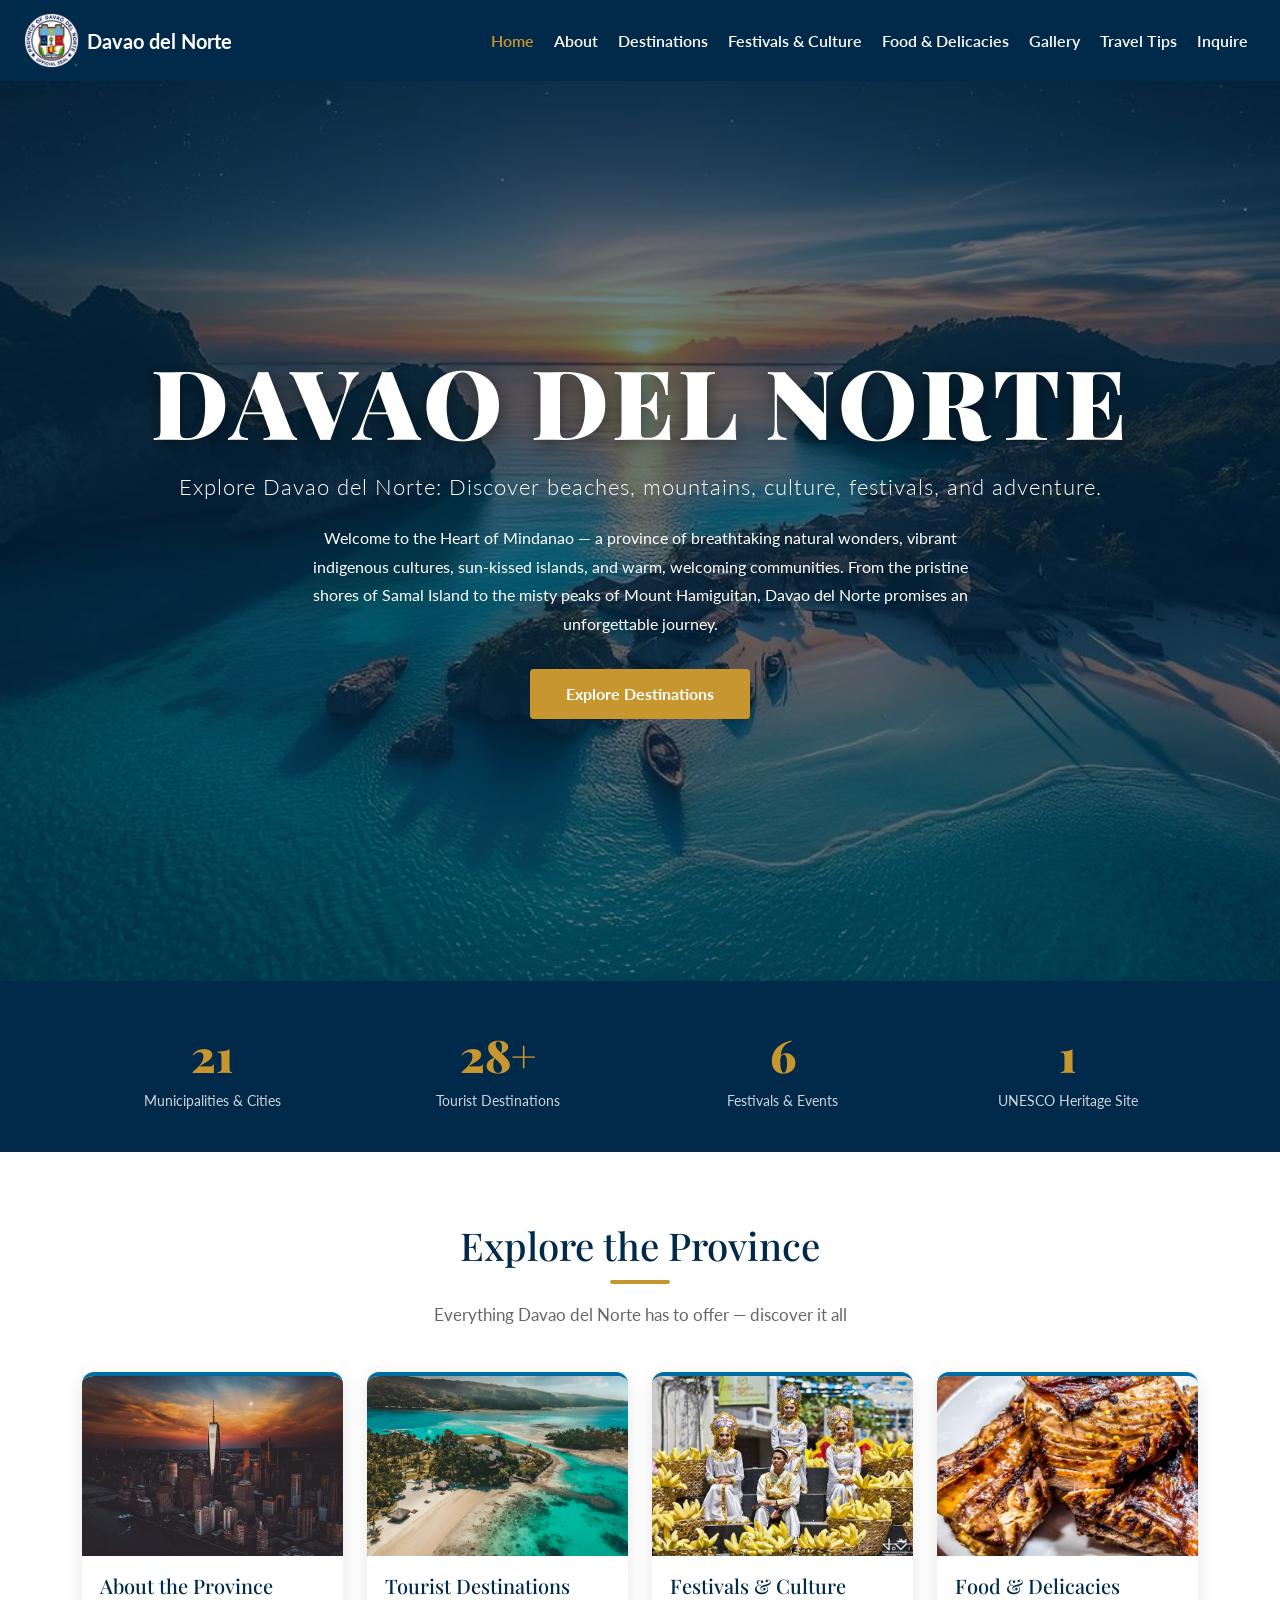
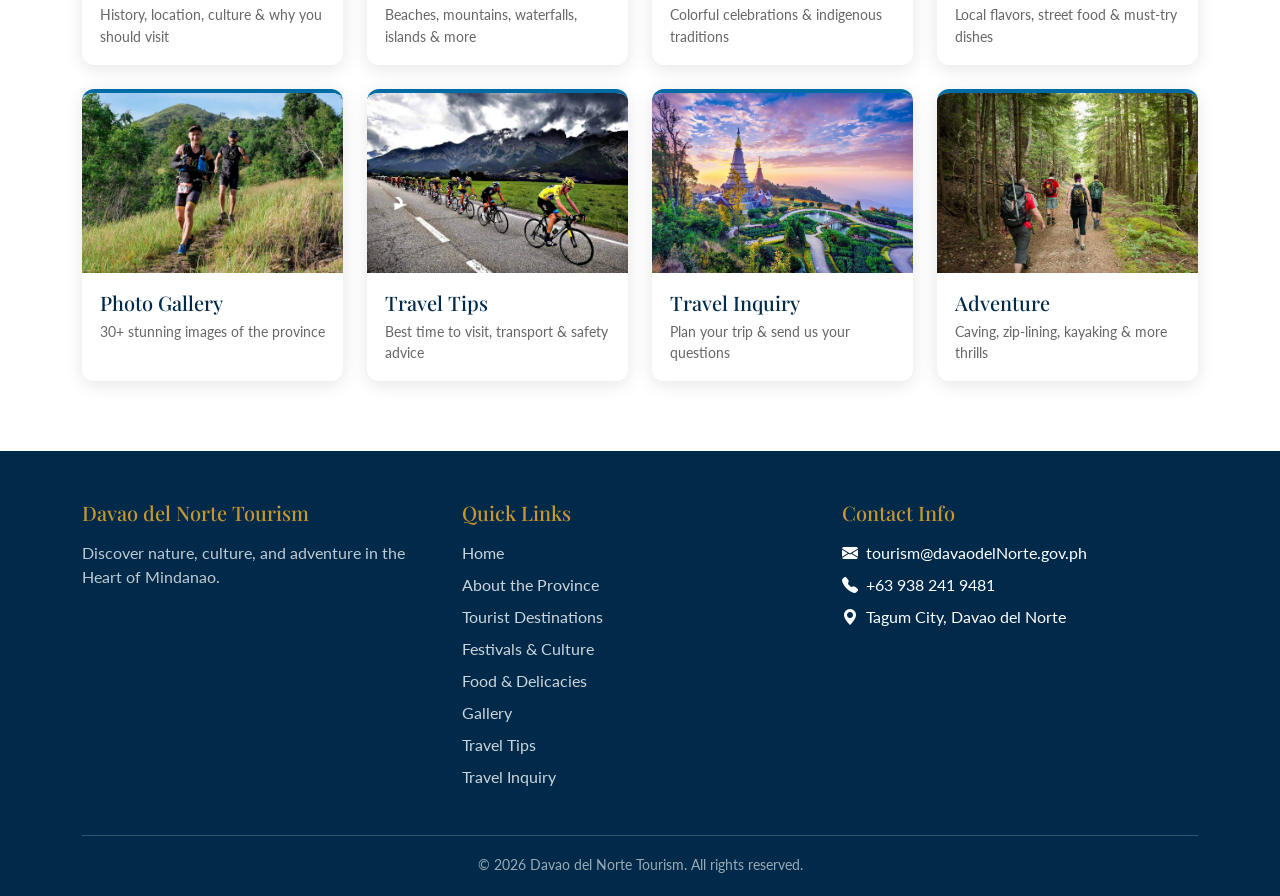
<file: index.html>
<!DOCTYPE html>
<html lang="en">
<head>
  <meta charset="UTF-8"><meta name="viewport" content="width=device-width, initial-scale=1">

  <title>Explore Davao del Norte</title>

  <link href="https://cdn.jsdelivr.net/npm/bootstrap@5.3.8/dist/css/bootstrap.min.css" rel="stylesheet">
  <link href="https://fonts.googleapis.com/css2?family=Playfair+Display:wght@400;700;900&family=Lato:wght@300;400;700&display=swap" rel="stylesheet">
  <link rel="stylesheet" href="https://cdn.jsdelivr.net/npm/bootstrap-icons@1.11.3/font/bootstrap-icons.min.css">
  <link rel="stylesheet" href="styles/tourism.css">
</head>

<body>

<nav class="navbar navbar-expand-lg sticky-top">
  <div class="container-fluid px-4">
    <a class="navbar-brand d-flex align-items-center gap-2" href="index.html">
      <img src="images/davao_del_norte_logo.jpg" alt="Logo">
      <span class="text-white fw-bold navbar-brand-text">Davao del Norte</span>
    </a>
    <button class="navbar-toggler" type="button" data-bs-toggle="collapse" data-bs-target="#mainNav"><span class="navbar-toggler-icon"></span></button>
    <div class="collapse navbar-collapse justify-content-end" id="mainNav">
      <ul class="navbar-nav gap-1">
        <li class="nav-item"><a class="nav-link active" href="index.html">Home</a></li>
        <li class="nav-item"><a class="nav-link" href="about.html">About</a></li>
        <li class="nav-item"><a class="nav-link" href="destinations.html">Destinations</a></li>
        <li class="nav-item"><a class="nav-link" href="festivals.html">Festivals & Culture</a></li>
        <li class="nav-item"><a class="nav-link" href="food.html">Food & Delicacies</a></li>
        <li class="nav-item"><a class="nav-link" href="gallery.html">Gallery</a></li>
        <li class="nav-item"><a class="nav-link" href="traveltips.html">Travel Tips</a></li>
        <li class="nav-item"><a class="nav-link" href="inquiry.html">Inquire</a></li>
      </ul>
    </div>
  </div>
</nav>

<div class="hero-home">
  <div class="hero-content">
    <h1>DAVAO DEL NORTE</h1>
    <p class="slogan">Explore Davao del Norte: Discover beaches, mountains, culture, festivals, and adventure.</p>
    <p class="welcome">Welcome to the Heart of Mindanao — a province of breathtaking natural wonders, vibrant indigenous cultures, sun-kissed islands, and warm, welcoming communities. From the pristine shores of Samal Island to the misty peaks of Mount Hamiguitan, Davao del Norte promises an unforgettable journey.</p>
    <a href="destinations.html" class="btn-gold">Explore Destinations</a>
  </div>
</div>

<div class="stats-bar">
  <div class="container">
    <div class="row g-4">
      <div class="col-6 col-md-3">
        <div class="stat-item"><span class="num">21</span><span class="lbl">Municipalities & Cities</span>
        </div>
      </div>
      <div class="col-6 col-md-3">
        <div class="stat-item"><span class="num">28+</span><span class="lbl">Tourist Destinations</span>
        </div>
      </div>
      <div class="col-6 col-md-3">
        <div class="stat-item"><span class="num">6</span><span class="lbl">Festivals & Events</span>
        </div>
      </div>
      <div class="col-6 col-md-3">
        <div class="stat-item"><span class="num">1</span><span class="lbl">UNESCO Heritage Site</span>
        </div>
      </div>
    </div>
  </div>
</div>

<section class="quick-links">
  <div class="container">
    <h2 class="section-title">Explore the Province</h2>
    <div class="section-divider"></div>
    <p class="section-subtitle">Everything Davao del Norte has to offer — discover it all</p>
    <div class="row g-4">
      <div class="col-sm-6 col-lg-3">
        <a href="about.html" class="ql-card">
          <img src="images/cities.jpg" alt="About">
          <div class="ql-body">
            <h5>About the Province</h5>
            <p>History, location, culture &amp; why you should visit</p>
          </div>
        </a>
      </div>
      <div class="col-sm-6 col-lg-3">
        <a href="destinations.html" class="ql-card">
          <img src="images/samal.jpg" alt="Destinations">
          <div class="ql-body">
            <h5>Tourist Destinations</h5>
            <p>Beaches, mountains, waterfalls, islands &amp; more</p>
          </div>
        </a>
      </div>
      <div class="col-sm-6 col-lg-3">
        <a href="festivals.html" class="ql-card">
          <img src="images/banana_festival.jpg" alt="Festivals">
          <div class="ql-body">
            <h5>Festivals &amp; Culture</h5>
            <p>Colorful celebrations &amp; indigenous traditions</p>
          </div>
        </a>
      </div>
      <div class="col-sm-6 col-lg-3">
        <a href="food.html" class="ql-card">
          <img src="images/tuna.jpg" alt="Food">
          <div class="ql-body">
            <h5>Food &amp; Delicacies</h5>
            <p>Local flavors, street food &amp; must-try dishes</p>
          </div>
        </a>
      </div>
      <div class="col-sm-6 col-lg-3">
        <a href="gallery.html" class="ql-card">
          <img src="images/hamiguitan.jpg" alt="Gallery">
          <div class="ql-body">
            <h5>Photo Gallery</h5>
            <p>30+ stunning images of the province</p>
          </div>
        </a>
      </div>
      <div class="col-sm-6 col-lg-3">
        <a href="traveltips.html" class="ql-card">
          <img src="images/cycling.jpg" alt="Travel Tips">
          <div class="ql-body">
            <h5>Travel Tips</h5>
            <p>Best time to visit, transport &amp; safety advice</p>
          </div>
        </a>
      </div>
      <div class="col-sm-6 col-lg-3">
        <a href="inquiry.html" class="ql-card">
          <img src="images/attractions.jpg" alt="Inquire">
          <div class="ql-body">
            <h5>Travel Inquiry</h5>
            <p>Plan your trip &amp; send us your questions</p>
          </div>
        </a>
      </div>
      <div class="col-sm-6 col-lg-3">
        <a href="destinations.html?cat=Adventure" class="ql-card">
          <img src="images/hiking.jpg" alt="Adventure">
          <div class="ql-body">
            <h5>Adventure</h5>
            <p>Caving, zip-lining, kayaking &amp; more thrills</p>
          </div>
        </a>
      </div>
    </div>
  </div>
</section>

<footer>
  <div class="container">
    <div class="row g-4">
      <div class="col-md-4">
        <h5>Davao del Norte Tourism</h5>
        <p class="footer-desc">Discover nature, culture, and adventure in the Heart of Mindanao.</p>
      </div>
      <div class="col-md-4">
        <h5>Quick Links</h5>
        <ul>
          <li><a href="index.html">Home</a></li>
          <li><a href="about.html">About the Province</a></li>
          <li><a href="destinations.html">Tourist Destinations</a></li>
          <li><a href="festivals.html">Festivals &amp; Culture</a></li>
          <li><a href="food.html">Food &amp; Delicacies</a></li>
          <li><a href="gallery.html">Gallery</a></li>
          <li><a href="traveltips.html">Travel Tips</a></li>
          <li><a href="inquiry.html">Travel Inquiry</a></li>
        </ul>
      </div>
      <div class="col-md-4">
        <h5>Contact Info</h5>
        <ul>
          <li><i class="bi bi-envelope-fill me-2"></i>tourism@davaodelNorte.gov.ph</li>
          <li><i class="bi bi-telephone-fill me-2"></i>+63 938 241 9481</li>
          <li><i class="bi bi-geo-alt-fill me-2"></i>Tagum City, Davao del Norte</li>
        </ul>
      </div>
    </div>
    <div class="footer-bottom">© 2026 Davao del Norte Tourism. All rights reserved.</div>
  </div>
</footer>
<script src="https://cdn.jsdelivr.net/npm/bootstrap@5.3.8/dist/js/bootstrap.bundle.min.js"></script>
</body>
</html>
</file>
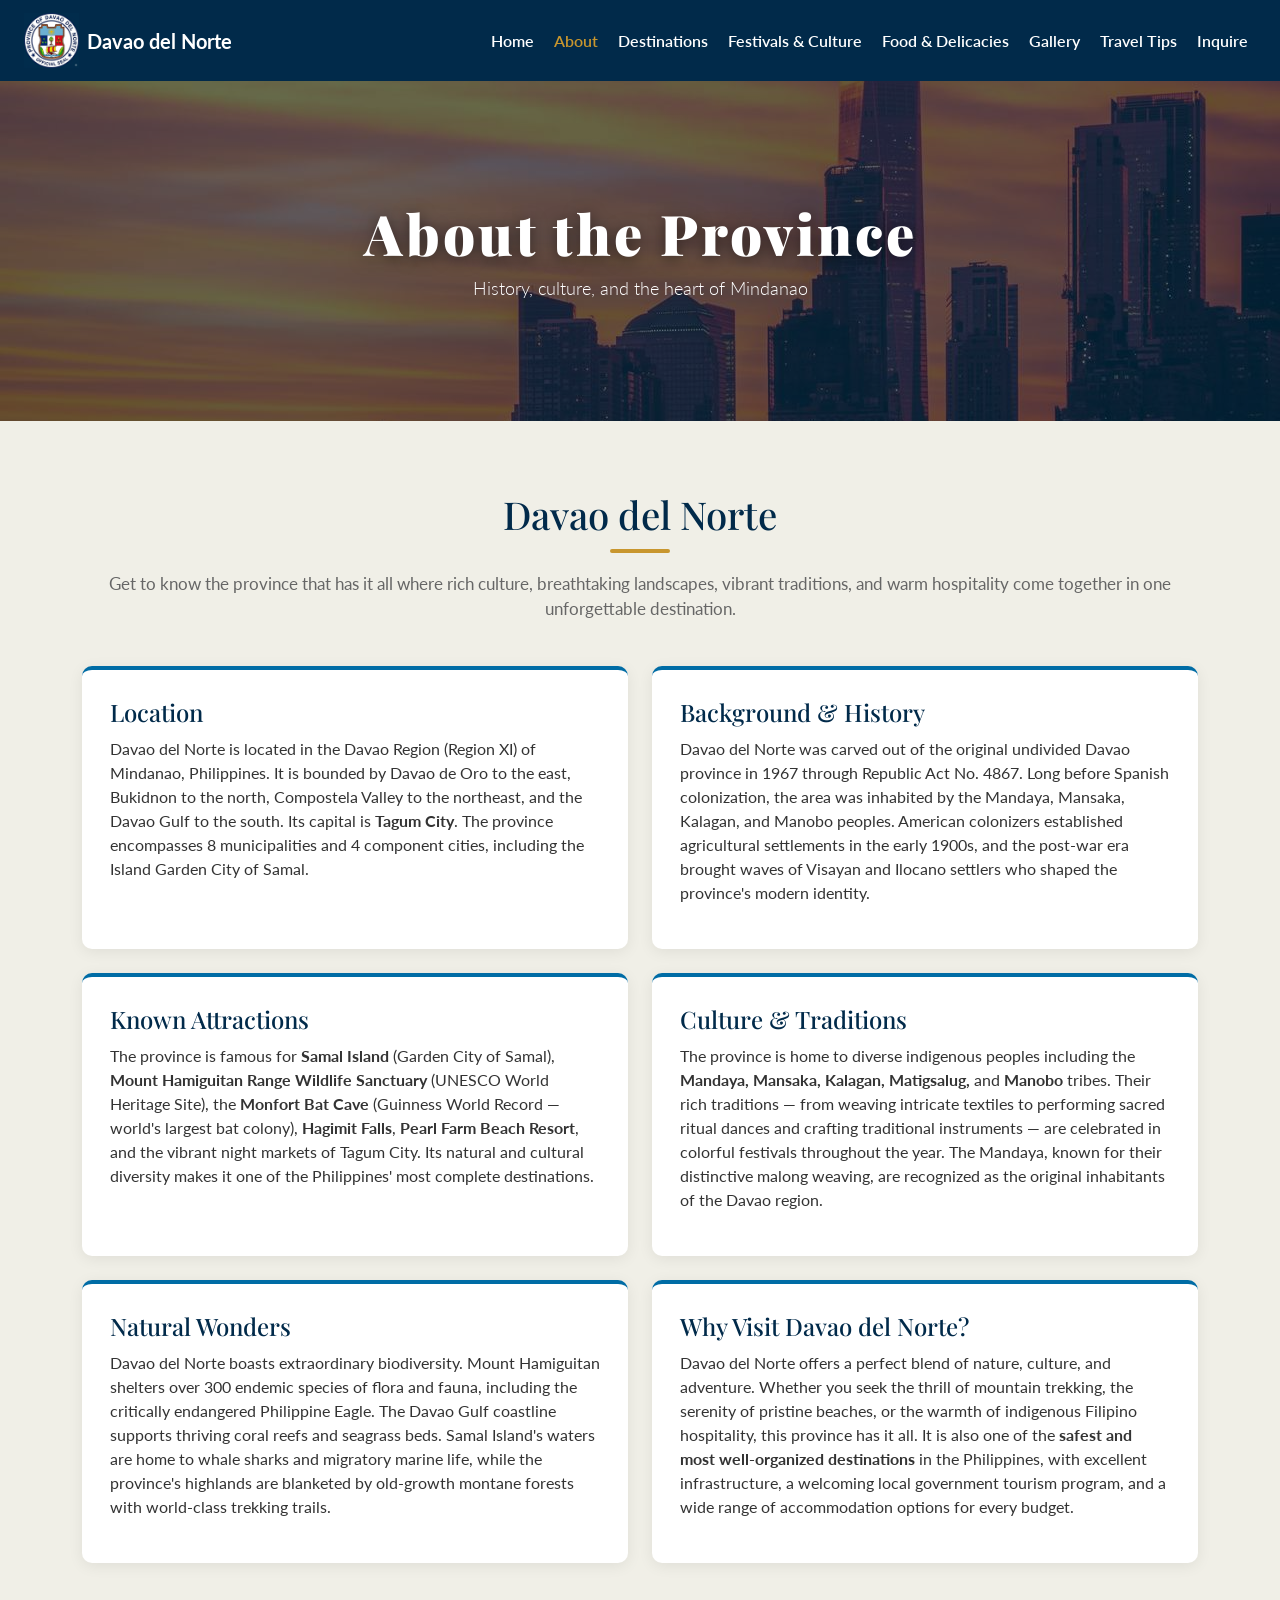
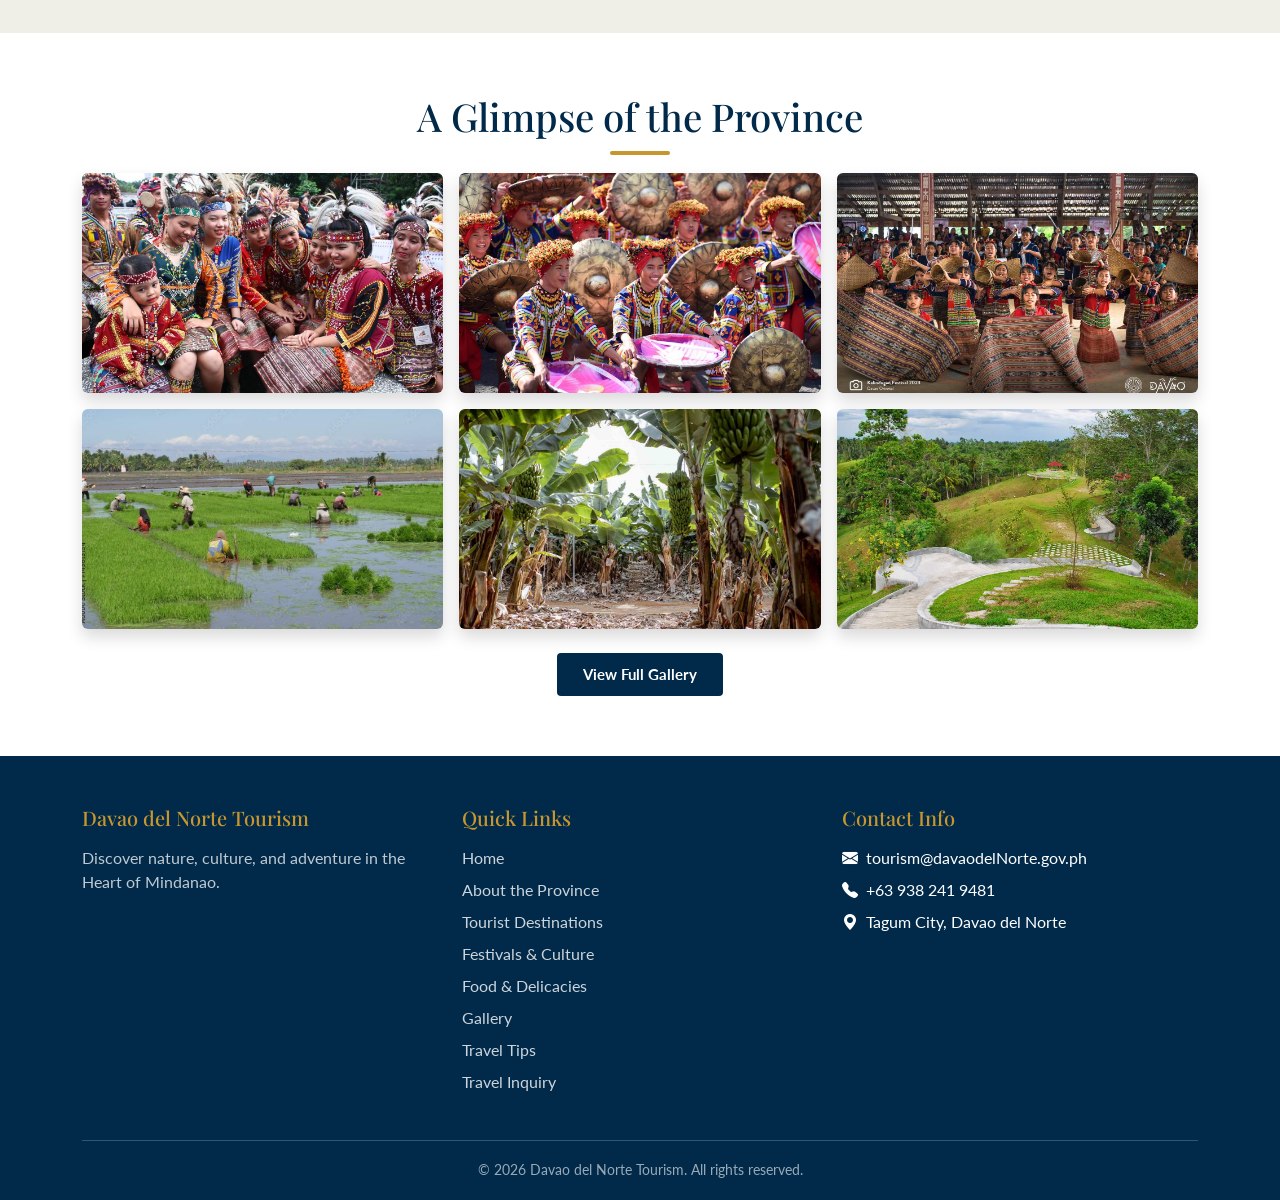
<file: about.html>
<!DOCTYPE html>
<html lang="en">
<head>
  <meta charset="UTF-8"><meta name="viewport" content="width=device-width, initial-scale=1">

  <title>About - Davao del Norte Tourism</title>

  <link href="https://cdn.jsdelivr.net/npm/bootstrap@5.3.8/dist/css/bootstrap.min.css" rel="stylesheet">
  <link href="https://fonts.googleapis.com/css2?family=Playfair+Display:wght@400;700;900&family=Lato:wght@300;400;700&display=swap" rel="stylesheet">
  <link rel="stylesheet" href="https://cdn.jsdelivr.net/npm/bootstrap-icons@1.11.3/font/bootstrap-icons.min.css">
  <link rel="stylesheet" href="styles/tourism.css">
</head>

<body>
  
<nav class="navbar navbar-expand-lg sticky-top">
  <div class="container-fluid px-4">
    <a class="navbar-brand d-flex align-items-center gap-2" href="index.html">
      <img src="images/davao_del_norte_logo.jpg" alt="Logo">
      <span class="text-white fw-bold" class="navbar-brand-text">Davao del Norte</span>
    </a>
    <button class="navbar-toggler" type="button" data-bs-toggle="collapse" data-bs-target="#mainNav"><span class="navbar-toggler-icon"></span></button>
    <div class="collapse navbar-collapse justify-content-end" id="mainNav">
      <ul class="navbar-nav gap-1">
        <li class="nav-item"><a class="nav-link" href="index.html">Home</a></li>
        <li class="nav-item"><a class="nav-link active" href="about.html">About</a></li>
        <li class="nav-item"><a class="nav-link" href="destinations.html">Destinations</a></li>
        <li class="nav-item"><a class="nav-link" href="festivals.html">Festivals & Culture</a></li>
        <li class="nav-item"><a class="nav-link" href="food.html">Food & Delicacies</a></li>
        <li class="nav-item"><a class="nav-link" href="gallery.html">Gallery</a></li>
        <li class="nav-item"><a class="nav-link" href="traveltips.html">Travel Tips</a></li>
        <li class="nav-item"><a class="nav-link" href="inquiry.html">Inquire</a></li>
      </ul>
    </div>
   </div>
</nav>

<div class="page-hero" style="background-image:url('images/municipalities.jpg')">
  <div class="page-hero-content">
    <h1>About the Province</h1>
    <p>History, culture, and the heart of Mindanao</p>
  </div>
</div>

<section class="bg-light-custom">
  <div class="container">
    <h2 class="section-title">Davao del Norte</h2>
    <div class="section-divider">
    </div>
    <p class="section-subtitle">Get to know the province that has it all where rich culture, breathtaking landscapes, vibrant traditions, and warm hospitality come together in one unforgettable destination.
    </p>
    <div class="row g-4">
      <div class="col-md-6">
        <div class="about-card">
          <h4>Location</h4>
          <p>
            Davao del Norte is located in the Davao Region (Region XI) of Mindanao, Philippines. It is bounded by Davao de Oro to the east, Bukidnon to the north, Compostela Valley to the northeast, and the Davao Gulf to the south. Its capital is <strong>Tagum City</strong>. The province encompasses 8 municipalities and 4 component cities, including the Island Garden City of Samal.
          </p>
        </div>
      </div>
      <div class="col-md-6">
        <div class="about-card">
          <h4>Background &amp; History</h4>
          <p>
            Davao del Norte was carved out of the original undivided Davao province in 1967 through Republic Act No. 4867. Long before Spanish colonization, the area was inhabited by the Mandaya, Mansaka, Kalagan, and Manobo peoples. American colonizers established agricultural settlements in the early 1900s, and the post-war era brought waves of Visayan and Ilocano settlers who shaped the province's modern identity.
          </p>
        </div>
      </div>
      <div class="col-md-6">
        <div class="about-card">
          <h4>Known Attractions</h4>
          <p>
            The province is famous for <strong>Samal Island</strong> (Garden City of Samal), <strong>Mount Hamiguitan Range Wildlife Sanctuary</strong> (UNESCO World Heritage Site), the <strong>Monfort Bat Cave</strong> (Guinness World Record — world's largest bat colony), <strong>Hagimit Falls</strong>, <strong>Pearl Farm Beach Resort</strong>, and the vibrant night markets of Tagum City. Its natural and cultural diversity makes it one of the Philippines' most complete destinations.
          </p>
        </div>
      </div>
      <div class="col-md-6">
        <div class="about-card">
          <h4>Culture &amp; Traditions</h4>
          <p>
            The province is home to diverse indigenous peoples including the <strong>Mandaya, Mansaka, Kalagan, Matigsalug,</strong> and <strong>Manobo</strong> tribes. Their rich traditions — from weaving intricate textiles to performing sacred ritual dances and crafting traditional instruments — are celebrated in colorful festivals throughout the year. The Mandaya, known for their distinctive malong weaving, are recognized as the original inhabitants of the Davao region.
          </p>
        </div>
      </div>
      <div class="col-md-6">
        <div class="about-card">
          <h4>Natural Wonders</h4>
          <p>
            Davao del Norte boasts extraordinary biodiversity. Mount Hamiguitan shelters over 300 endemic species of flora and fauna, including the critically endangered Philippine Eagle. The Davao Gulf coastline supports thriving coral reefs and seagrass beds. Samal Island's waters are home to whale sharks and migratory marine life, while the province's highlands are blanketed by old-growth montane forests with world-class trekking trails.
          </p>
        </div>
      </div>
      <div class="col-md-6">
        <div class="about-card">
          <h4>Why Visit Davao del Norte?</h4>
          <p>
            Davao del Norte offers a perfect blend of nature, culture, and adventure. Whether you seek the thrill of mountain trekking, the serenity of pristine beaches, or the warmth of indigenous Filipino hospitality, this province has it all. It is also one of the <strong>safest and most well-organized destinations</strong> in the Philippines, with excellent infrastructure, a welcoming local government tourism program, and a wide range of accommodation options for every budget.
          </p>
        </div>
      </div>
    </div>
  </div>
</section>

<section class="bg-white-section section-pad">
  <div class="container">
    <h2 class="section-title">A Glimpse of the Province</h2>
    <div class="section-divider"></div>
    <div class="row g-3">
      <div class="col-md-4">
        <img src="images/indigenous_group.jpg"
             class="img-fluid rounded shadow showcase-img"
             alt="Indigenous People">
      </div>

      <div class="col-md-4">
        <img src="images/traditions.jpg"
             class="img-fluid rounded shadow showcase-img" alt="Traditions">
      </div>

      <div class="col-md-4">
        <img src="images/mandaya.jpg"
             class="img-fluid rounded shadow showcase-img" alt="Mandaya">
      </div>

      <div class="col-md-4">
        <img src="images/rice_fields.jpg"
             class="img-fluid rounded shadow showcase-img" alt="Rice Fields">
      </div>

      <div class="col-md-4">
        <img src="images/banana_plantations.jpg"
             class="img-fluid rounded shadow showcase-img" alt="Banana Plantations">
      </div>

      <div class="col-md-4">
        <img src="images/botanical.jpg"
             class="img-fluid rounded shadow showcase-img" alt="Botanical">
      </div>
    </div>

    <div class="text-center mt-4">
      <a href="gallery.html" class="btn-navy">
        View Full Gallery
      </a>
    </div>
  </div>
</section>

<footer>
  <div class="container">
    <div class="row g-4">
      <div class="col-md-4">
        <h5>Davao del Norte Tourism</h5>
        <p class="footer-desc">Discover nature, culture, and adventure in the Heart of Mindanao.</p>
      </div>
      <div class="col-md-4">
        <h5>Quick Links</h5>
        <ul>
          <li><a href="index.html">Home</a></li>
          <li><a href="about.html">About the Province</a></li>
          <li><a href="destinations.html">Tourist Destinations</a></li>
          <li><a href="festivals.html">Festivals &amp; Culture</a></li>
          <li><a href="food.html">Food &amp; Delicacies</a></li>
          <li><a href="gallery.html">Gallery</a></li>
          <li><a href="traveltips.html">Travel Tips</a></li>
          <li><a href="inquiry.html">Travel Inquiry</a></li>
        </ul>
      </div>
      <div class="col-md-4">
        <h5>Contact Info</h5>
        <ul>
          <li><i class="bi bi-envelope-fill me-2"></i>tourism@davaodelNorte.gov.ph</li>
          <li><i class="bi bi-telephone-fill me-2"></i>+63 938 241 9481</li>
          <li><i class="bi bi-geo-alt-fill me-2"></i>Tagum City, Davao del Norte</li>
        </ul>
      </div>
    </div>
    <div class="footer-bottom">© 2026 Davao del Norte Tourism. All rights reserved.</div>
  </div>
</footer>

<script src="https://cdn.jsdelivr.net/npm/bootstrap@5.3.8/dist/js/bootstrap.bundle.min.js"></script>
</body>
</html>
</file>
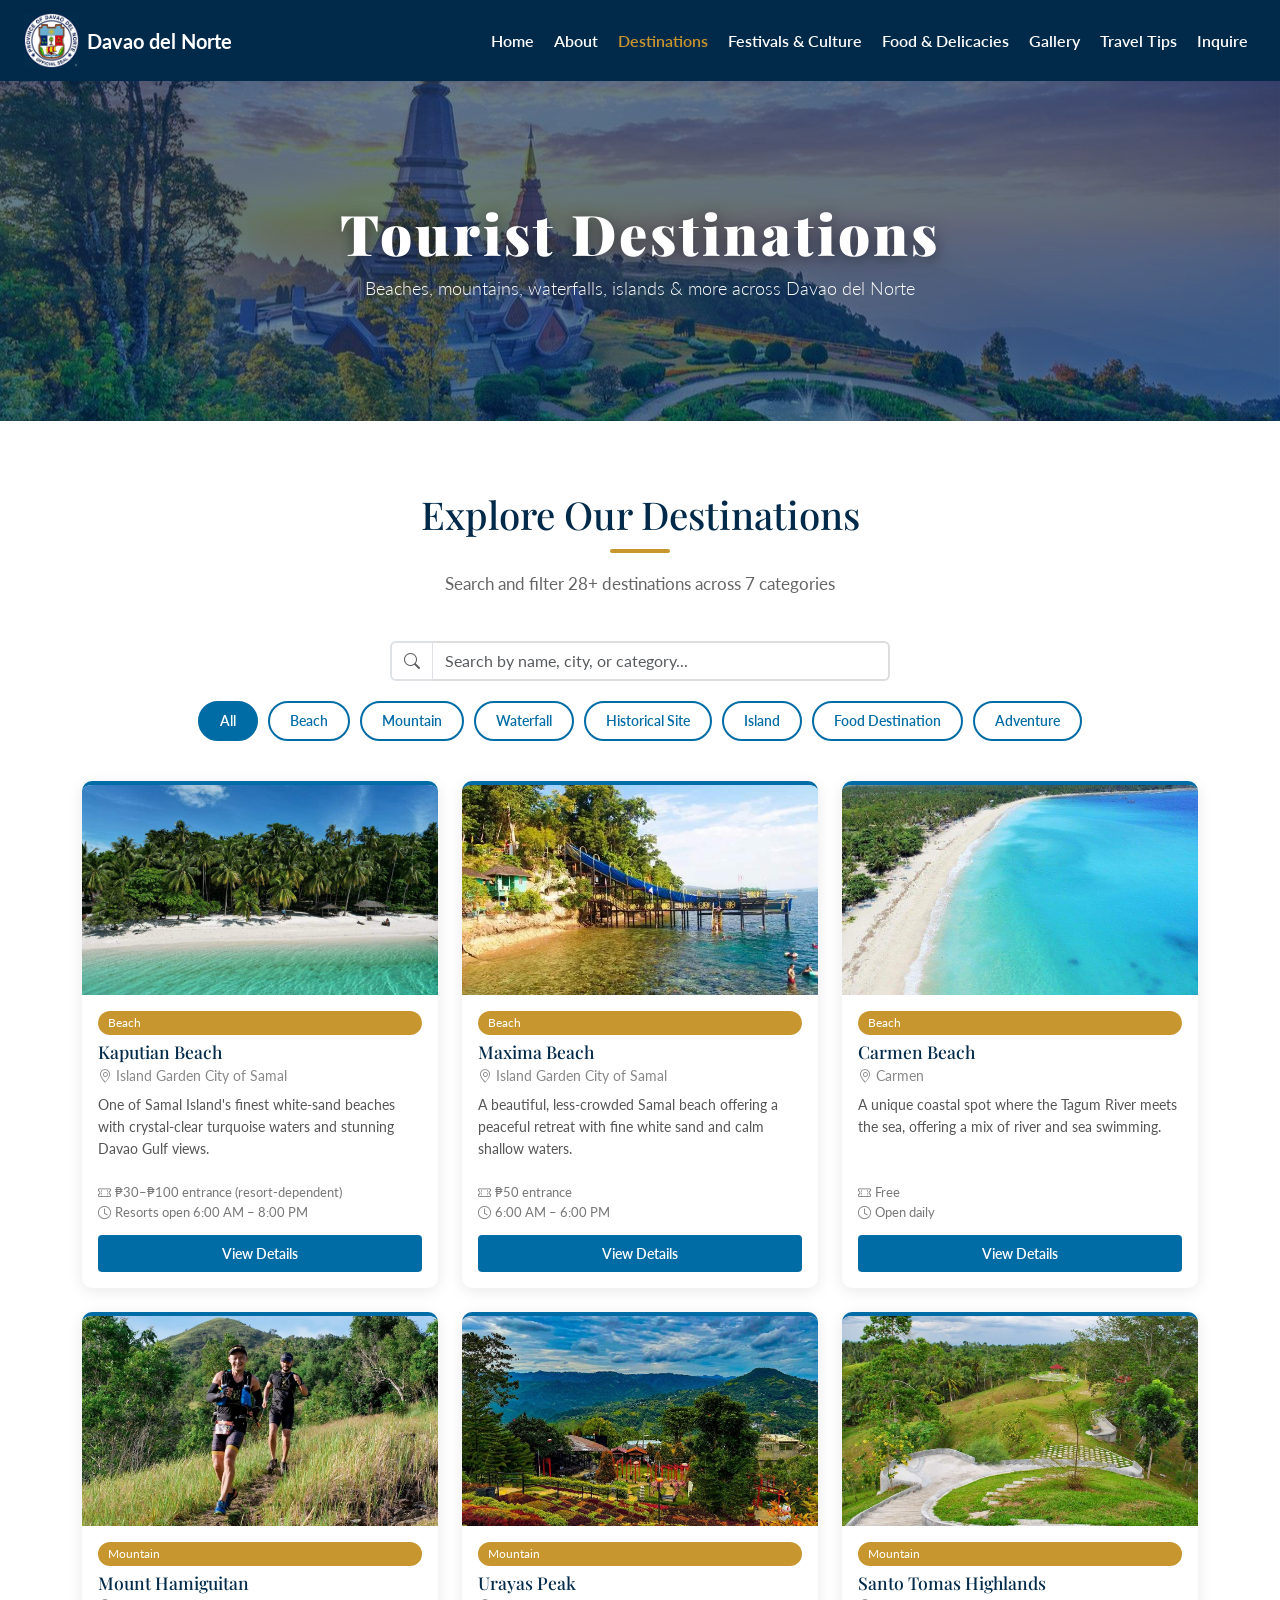
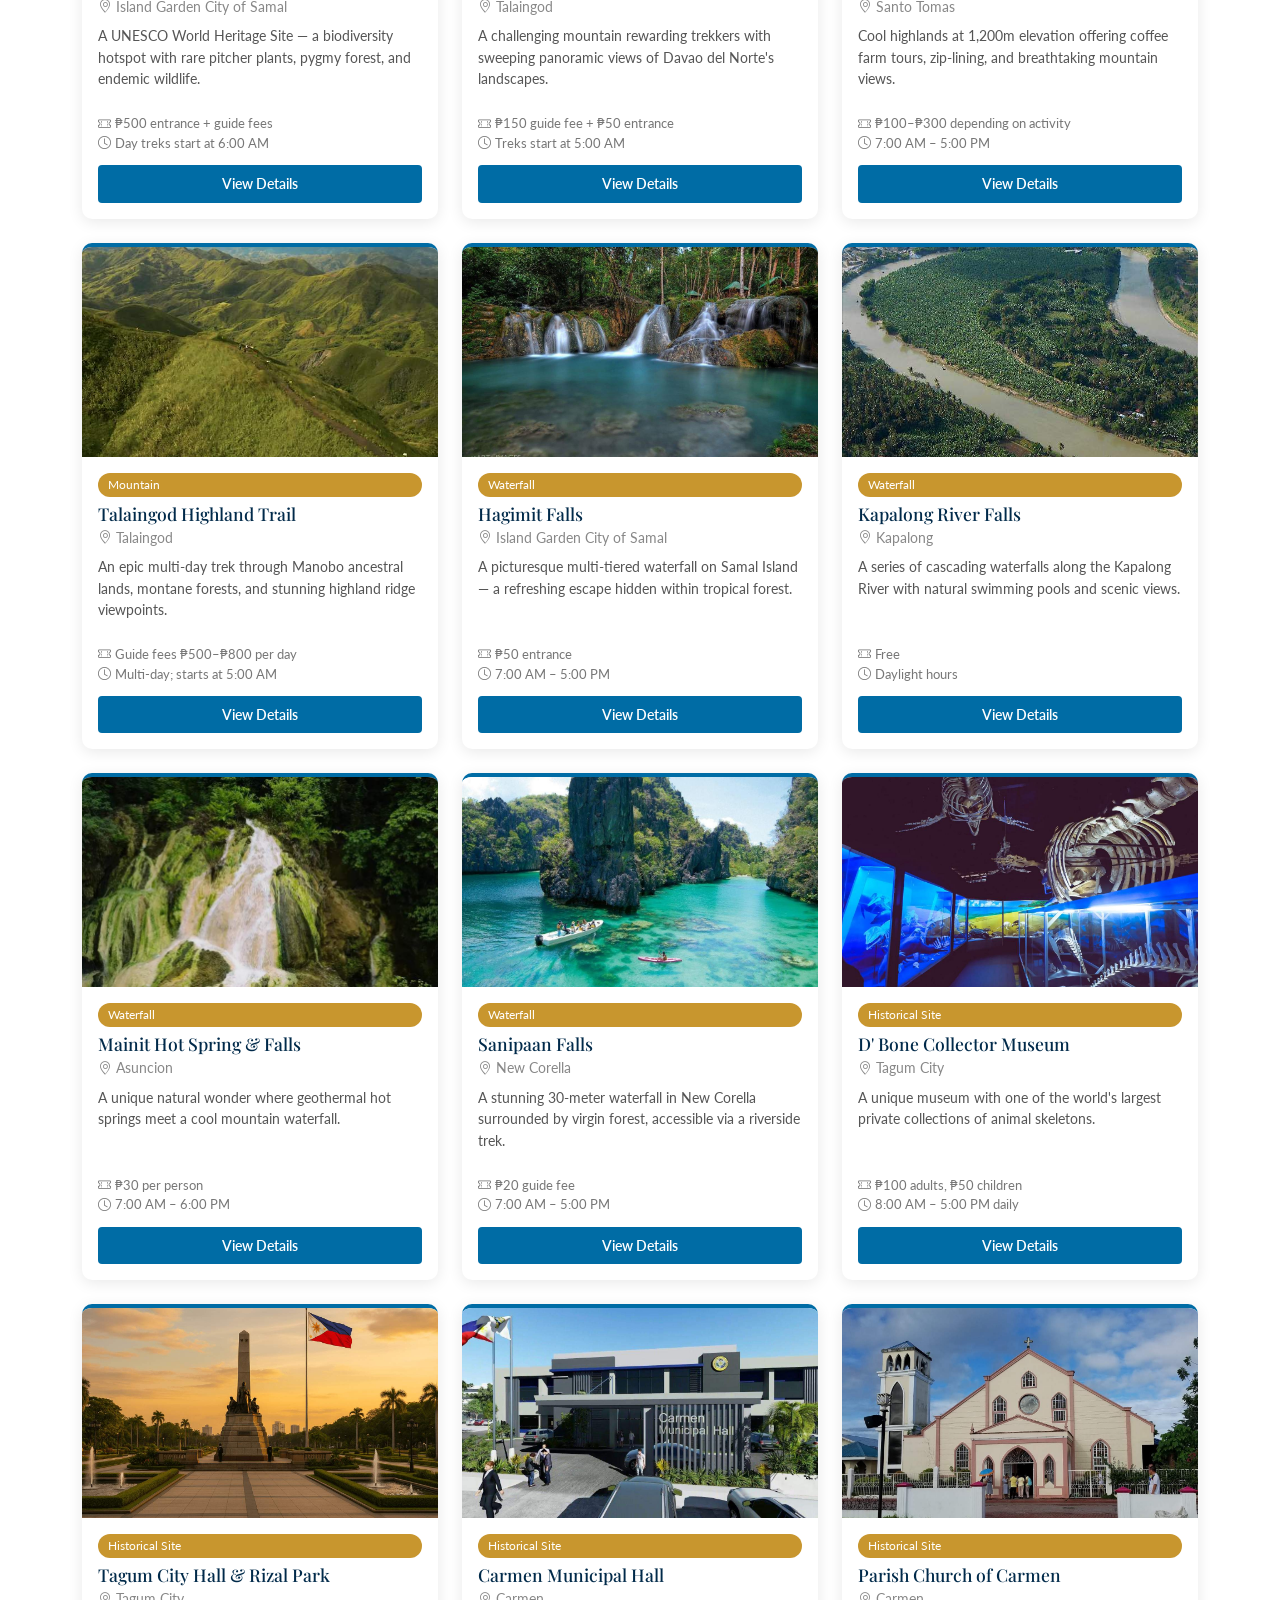
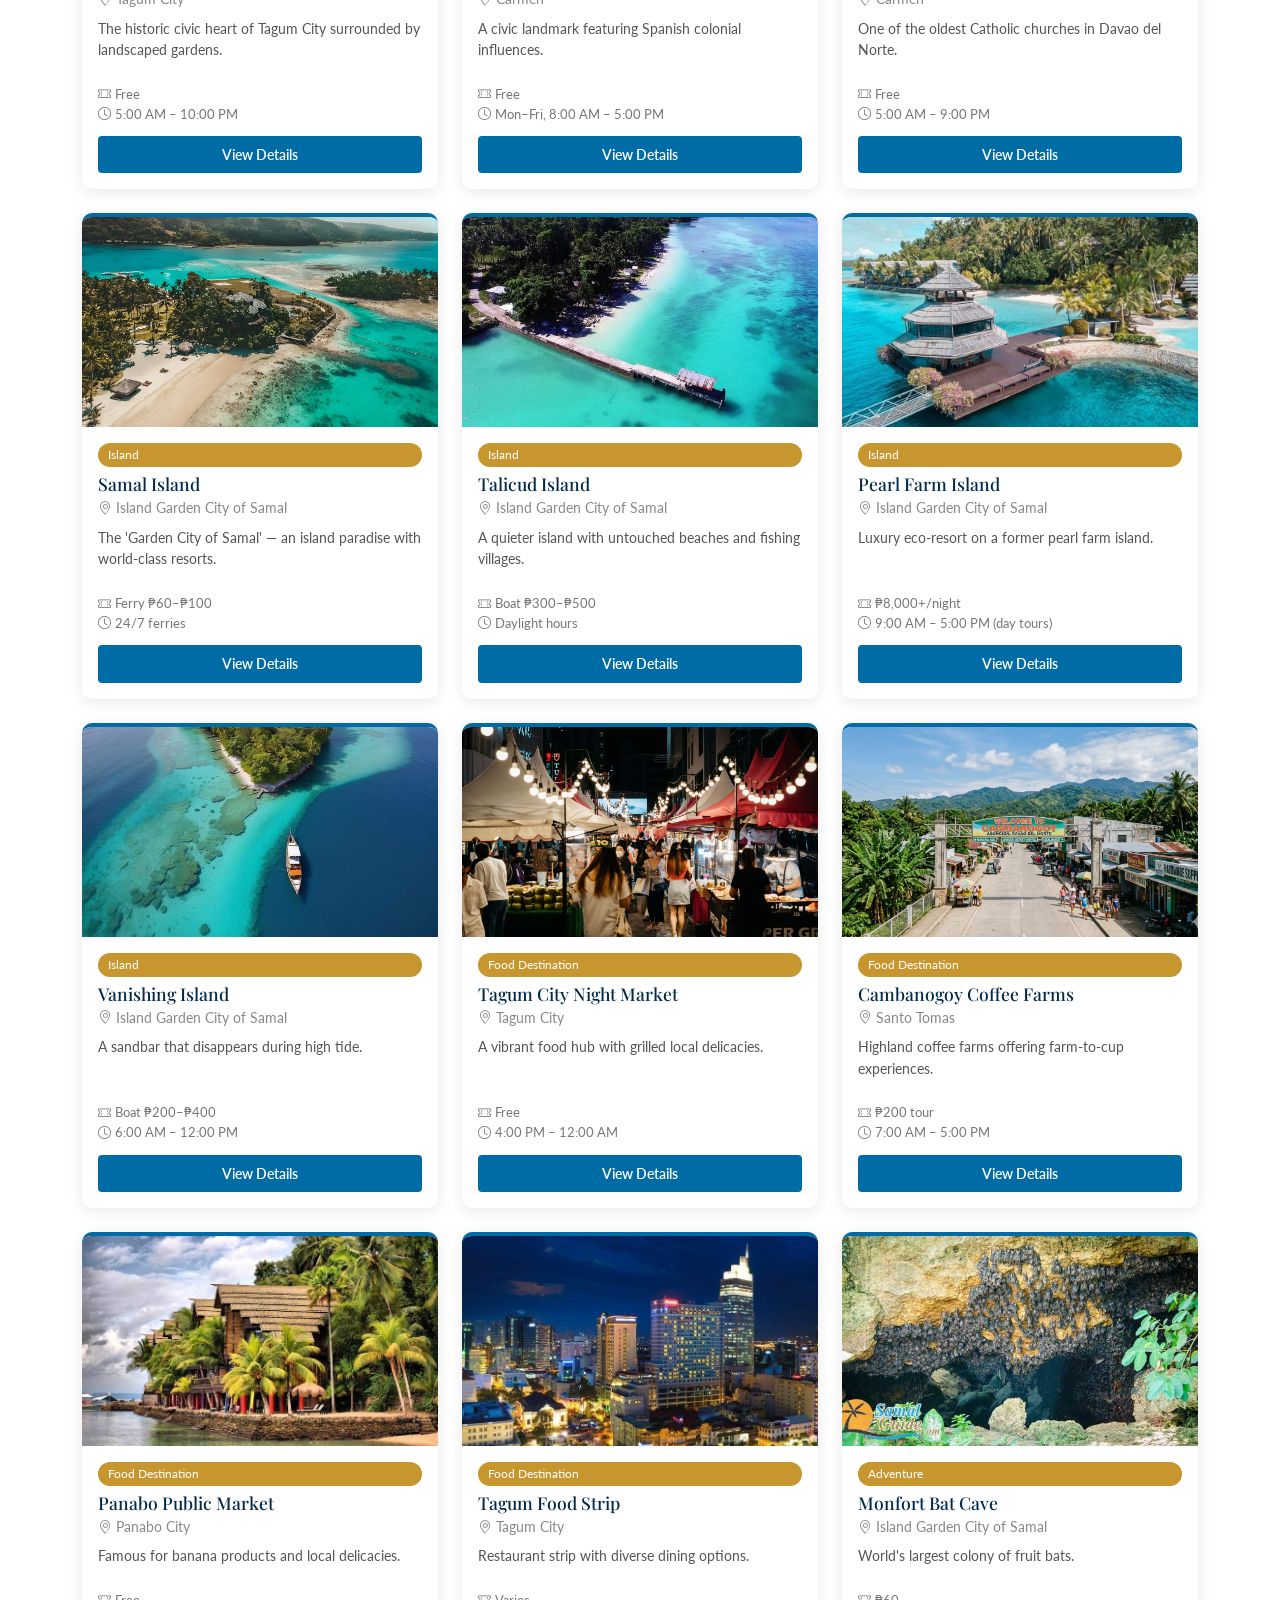
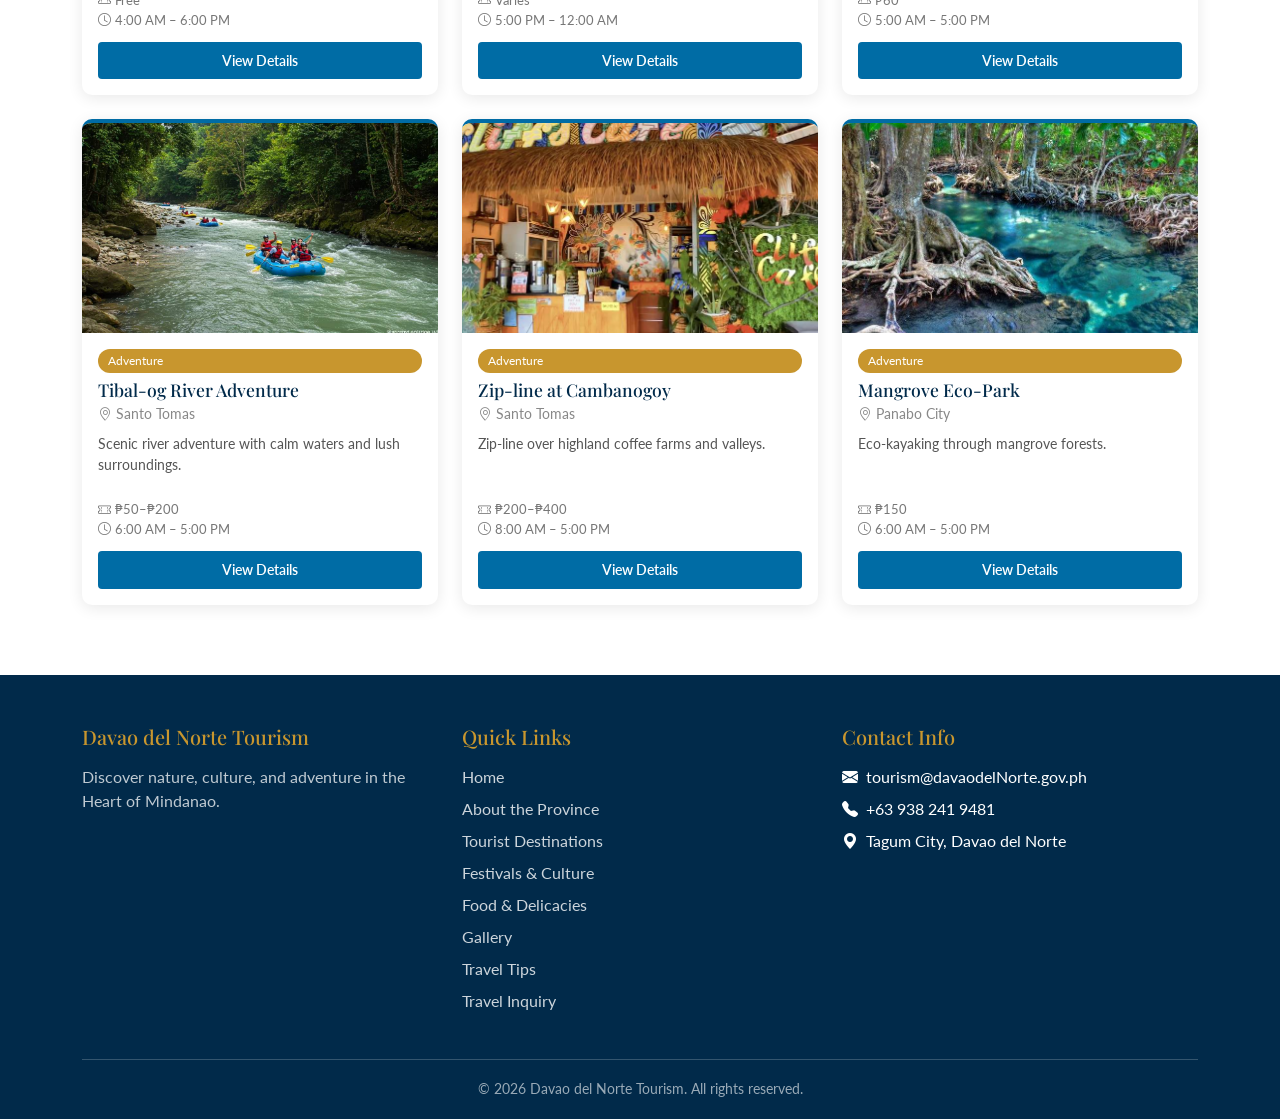
<file: destinations.html>
<!DOCTYPE html>
<html lang="en">
<head>
  <meta charset="UTF-8"><meta name="viewport" content="width=device-width, initial-scale=1">

  <title>Destinations - Davao del Norte Tourism</title>

  <link href="https://cdn.jsdelivr.net/npm/bootstrap@5.3.8/dist/css/bootstrap.min.css" rel="stylesheet">
  <link href="https://fonts.googleapis.com/css2?family=Playfair+Display:wght@400;700;900&family=Lato:wght@300;400;700&display=swap" rel="stylesheet">
  <link rel="stylesheet" href="https://cdn.jsdelivr.net/npm/bootstrap-icons@1.11.3/font/bootstrap-icons.min.css">
  <link rel="stylesheet" href="styles/tourism.css">
</head>

<body>
  
<nav class="navbar navbar-expand-lg sticky-top">
  <div class="container-fluid px-4">
    <a class="navbar-brand d-flex align-items-center gap-2" href="index.html">
      <img src="images/davao_del_norte_logo.jpg" alt="Logo">
      <span class="text-white fw-bold" class="navbar-brand-text">Davao del Norte</span>
    </a>
    <button class="navbar-toggler" type="button" data-bs-toggle="collapse" data-bs-target="#mainNav"><span class="navbar-toggler-icon"></span></button>
    <div class="collapse navbar-collapse justify-content-end" id="mainNav">
      <ul class="navbar-nav gap-1">
        <li class="nav-item"><a class="nav-link" href="index.html">Home</a></li>
        <li class="nav-item"><a class="nav-link" href="about.html">About</a></li>
        <li class="nav-item"><a class="nav-link active" href="destinations.html">Destinations</a></li>
        <li class="nav-item"><a class="nav-link" href="festivals.html">Festivals & Culture</a></li>
        <li class="nav-item"><a class="nav-link" href="food.html">Food & Delicacies</a></li>
        <li class="nav-item"><a class="nav-link" href="gallery.html">Gallery</a></li>
        <li class="nav-item"><a class="nav-link" href="traveltips.html">Travel Tips</a></li>
        <li class="nav-item"><a class="nav-link" href="inquiry.html">Inquire</a></li>
      </ul>
    </div>
  </div>
</nav>

<div class="page-hero" style="background-image:url('images/attractions.jpg')">
  <div class="page-hero-content">
    <h1>Tourist Destinations</h1>
    <p>Beaches, mountains, waterfalls, islands &amp; more across Davao del Norte</p>
  </div>
</div>

<section class="bg-white-section">
  <div class="container">
    <h2 class="section-title">Explore Our Destinations</h2>
    <div class="section-divider"></div>
    <p class="section-subtitle">Search and filter 28+ destinations across 7 categories</p>

    <div class="search-bar">
      <div class="input-group">
        <span class="input-group-text bg-white border-2"><i class="bi bi-search text-muted"></i></span>
        <input type="text" id="searchInput" class="form-control border-2 border-start-0" placeholder="Search by name, city, or category...">
      </div>
    </div>

    <div class="filter-btns">
      <button class="filter-btn active" data-cat="All">All</button>
      <button class="filter-btn" data-cat="Beach"> Beach</button>
      <button class="filter-btn" data-cat="Mountain"> Mountain</button>
      <button class="filter-btn" data-cat="Waterfall"> Waterfall</button>
      <button class="filter-btn" data-cat="Historical Site"> Historical Site</button>
      <button class="filter-btn" data-cat="Island"> Island</button>
      <button class="filter-btn" data-cat="Food Destination"> Food Destination</button>
      <button class="filter-btn" data-cat="Adventure"> Adventure</button>
    </div>

    <div id="noResults"><i class="bi bi-search" class="no-results-icon"></i><p class="mt-3">No destinations found. Try a different search.</p></div>
    <div class="row g-4" id="destGrid"></div>
  </div>
</section>

<div class="modal fade" id="destModal" tabindex="-1">
  <div class="modal-dialog modal-lg modal-dialog-scrollable">
    <div class="modal-content">
      <div class="modal-header">
        <h5 class="modal-title" id="modalTitle">Destination Details</h5>
        <button type="button" class="btn-close" data-bs-dismiss="modal"></button>
      </div>
      <div class="modal-body" id="modalBody"></div>
      <div class="modal-footer">
        <a href="inquiry.html" class="btn-gold" class="btn-gold-sm">Plan a Visit</a>
        <button type="button" class="btn btn-secondary" data-bs-dismiss="modal">Close</button>
      </div>
    </div>
  </div>
</div>

<footer>
  <div class="container">
    <div class="row g-4">
      <div class="col-md-4">
        <h5>Davao del Norte Tourism</h5>
        <p class="footer-desc">Discover nature, culture, and adventure in the Heart of Mindanao.</p>
      </div>
      <div class="col-md-4">
        <h5>Quick Links</h5>
        <ul>
          <li><a href="index.html">Home</a></li>
          <li><a href="about.html">About the Province</a></li>
          <li><a href="destinations.html">Tourist Destinations</a></li>
          <li><a href="festivals.html">Festivals &amp; Culture</a></li>
          <li><a href="food.html">Food &amp; Delicacies</a></li>
          <li><a href="gallery.html">Gallery</a></li>
          <li><a href="traveltips.html">Travel Tips</a></li>
          <li><a href="inquiry.html">Travel Inquiry</a></li>
        </ul>
      </div>
      <div class="col-md-4">
        <h5>Contact Info</h5>
        <ul>
          <li><i class="bi bi-envelope-fill me-2"></i>tourism@davaodelNorte.gov.ph</li>
          <li><i class="bi bi-telephone-fill me-2"></i>+63 938 241 9481</li>
          <li><i class="bi bi-geo-alt-fill me-2"></i>Tagum City, Davao del Norte</li>
        </ul>
      </div>
    </div>
    <div class="footer-bottom">© 2026 Davao del Norte Tourism. All rights reserved.</div>
  </div>
</footer>
<script src="https://cdn.jsdelivr.net/npm/bootstrap@5.3.8/dist/js/bootstrap.bundle.min.js"></script>
</body>
</html>

<script src="https://cdn.jsdelivr.net/npm/bootstrap@5.3.8/dist/js/bootstrap.bundle.min.js"></script>
<script>
const destinations = [
  {
  name:"Kaputian Beach",
  city:"Island Garden City of Samal",
  category:"Beach",
  image:"images/kaputian_beach.jpg",
  description:"One of Samal Island's finest white-sand beaches with crystal-clear turquoise waters and stunning Davao Gulf views.",
  fullDesc:"Kaputian Beach is a pristine stretch of white sand on the southern tip of Samal Island offering calm, clear waters perfect for swimming, snorkeling, and kayaking. Several beach resorts offer cottages and fresh seafood meals. Spectacular sunsets over the Davao Gulf complete the experience.",
  activities:["Swimming","Snorkeling","Kayaking","Beach volleyball","Sunset viewing"],
    bestTime:"March to May (dry season)",
  fee:"₱30–₱100 entrance (resort-dependent)",
  hours:"Resorts open 6:00 AM – 8:00 PM",
  tips:"Arrive early on weekends to get the best spot. Bring your own snorkeling gear for reef exploration."
  },
  {
    name: "Maxima Beach",
    city: "Island Garden City of Samal",
    category: "Beach",
    image: "images/maxima_beach.jpg",
    description: "A beautiful, less-crowded Samal beach offering a peaceful retreat with fine white sand and calm shallow waters.",
    fullDesc: "Maxima Beach is a hidden gem on Samal Island offering a quieter, more intimate beach experience. Soft white sand and calm shallow waters make it ideal for families with children. The surrounding area features lush greenery and local fishing communities.",
    activities: ["Swimming", "Fishing", "Beach picnics", "Photography", "Relaxation"],
    bestTime: "November to May",
    fee: "₱50 entrance",
    hours: "6:00 AM – 6:00 PM",
    tips: "Pack your own food and drinks as facilities are limited. Best on weekdays for a quieter experience."
  },
  {
    name: "Carmen Beach",
    city: "Carmen",
    category: "Beach",
    image: "images/carmen_beach.jpg",
    description: "A unique coastal spot where the Tagum River meets the sea, offering a mix of river and sea swimming.",
    fullDesc: "Carmen Beach is a unique coastal area where the freshwater Tagum River meets the Davao Gulf, ideal for both river and sea swimming. Excellent for fishing and surrounded by mangrove forests and rice fields.",
    activities: ["Swimming", "Fishing", "River tubing", "Bird watching", "Picnicking"],
    bestTime: "December to May",
    fee: "Free",
    hours: "Open daily",
    tips: "Best swimming is during high tide. Watch out for boat traffic near the river mouth."
  },
  {
    name: "Mount Hamiguitan",
    city: "Island Garden City of Samal",
    category: "Mountain",
    image: "images/hamiguitan.jpg",
    description: "A UNESCO World Heritage Site — a biodiversity hotspot with rare pitcher plants, pygmy forest, and endemic wildlife.",
    fullDesc: "Mount Hamiguitan Range Wildlife Sanctuary is inscribed on the UNESCO World Heritage list for its outstanding universal biodiversity value. The mountain features a unique pygmy forest, carnivorous Nepenthes pitcher plants, and critically endangered species including the Philippine Eagle.",
    activities: ["Trekking", "Bird watching", "Wildlife observation", "Photography", "Research"],
    bestTime: "March to May",
    fee: "₱500 entrance + guide fees",
    hours: "Day treks start at 6:00 AM",
    tips: "Mandatory guided trekking. Register at the DENR office. Bring rain gear — weather changes quickly."
  },
  {
    name: "Urayas Peak",
    city: "Talaingod",
    category: "Mountain",
    image: "images/urayas_peak.jpg",
    description: "A challenging mountain rewarding trekkers with sweeping panoramic views of Davao del Norte's landscapes.",
    fullDesc: "Urayas Peak in Talaingod passes through diverse forest ecosystems and Manobo indigenous territories. The summit offers spectacular 360-degree views including the Davao Gulf on clear days.",
    activities: ["Trekking", "Camping", "Photography", "Cultural immersion", "Bird watching"],
    bestTime: "February to April",
    fee: "₱150 guide fee + ₱50 entrance",
    hours: "Treks start at 5:00 AM",
    tips: "Arrange a local Manobo guide through the municipal tourism office. Bring at least 3 liters of water per person."
  },
  {
    name: "Santo Tomas Highlands",
    city: "Santo Tomas",
    category: "Mountain",
    image: "images/botanical.jpg",
    description: "Cool highlands at 1,200m elevation offering coffee farm tours, zip-lining, and breathtaking mountain views.",
    fullDesc: "The Santo Tomas Highlands provide a cool climate perfect for Arabica and Robusta coffee cultivation. The Cambanogoy Agricultural School area offers farm tours, zip-lining, and stunning mountain vistas.",
    activities: ["Farm tours", "Zip-lining", "Coffee tasting", "Trekking", "Photography"],
    bestTime: "October to March",
    fee: "₱100–₱300 depending on activity",
    hours: "7:00 AM – 5:00 PM",
    tips: "Book coffee farm tours in advance. Bring a light jacket — mornings are cool at this altitude."
  },
  {
    name: "Talaingod Highland Trail",
    city: "Talaingod",
    category: "Mountain",
    image: "images/talaingod.jpg",
    description: "An epic multi-day trek through Manobo ancestral lands, montane forests, and stunning highland ridge viewpoints.",
    fullDesc: "This adventurous trail passes through old-growth montane forests, crystal-clear mountain streams, and Manobo villages where traditional culture remains vibrantly alive. offers a breathtaking adventure through the mountainous landscapes and lush forests of Talaingod. The trail is known for its scenic views, cool climate, and rich natural surroundings that attract hikers, campers, and outdoor enthusiasts. Visitors can also experience the culture and traditions of the indigenous Ata Manobo communities while exploring the peaceful highlands of Davao del Norte.",
    activities: ["Multi-day trekking", "Camping", "Cultural immersion", "River crossing", "Wildlife spotting"],
    bestTime: "February to April",
    fee: "Guide fees ₱500–₱800 per day",
    hours: "Multi-day; starts at 5:00 AM",
    tips: "Requires physical fitness and proper gear. Always go with a certified Manobo guide."
  },
  {
    name: "Hagimit Falls",
    city: "Island Garden City of Samal",
    category: "Waterfall",
    image: "images/hagimit.jpg",
    description: "A picturesque multi-tiered waterfall on Samal Island — a refreshing escape hidden within tropical forest.",
    fullDesc: "Hagimit Falls is one of Samal Island's best-kept secrets — a beautiful multi-tiered waterfall hidden within dense forest. a refreshing natural attraction famous for its cascading waters, rock pools, and lush tropical surroundings. The cool and crystal clear waters make it a perfect destination for swimming, relaxation, and family outings. Visitors also enjoy explor",
    activities: ["Swimming", "Waterfall rappelling", "Trekking", "Photography", "Picnicking"],
    bestTime: "Year-round (best flow June–October)",
    fee: "₱50 entrance",
    hours: "7:00 AM – 5:00 PM",
    tips: "Wear water shoes — rocks can be slippery. The trek takes about 20 minutes."
  },
  {
    name: "Kapalong River Falls",
    city: "Kapalong",
    category: "Waterfall",
    image: "images/kapalong_river.jpg",
    description: "A series of cascading waterfalls along the Kapalong River with natural swimming pools and scenic views.",
    fullDesc: "The Kapalong River features beautiful waterfalls and natural pools nestled between rice terraces and tropical vegetation. A tranquil natural attraction known for its clear flowing waters, cascading falls, and lush forest surroundings. It offers a refreshing escape where visitors can swim, relax, and enjoy the soothing sounds of nature. Its unspoiled beauty makes it a hidden gem for eco-tourism and nature lovers in Davao del Norte.",
    activities: ["Swimming", "River hiking", "Photography", "Picnicking"],
    bestTime: "March to November",
    fee: "Free",
    hours: "Daylight hours",
    tips: "Visit after a rainy period for stronger water flow."
  },
  {
    name: "Mainit Hot Spring & Falls",
    city: "Asuncion",
    category: "Waterfall",
    image: "images/mainit.jpg",
    description: "A unique natural wonder where geothermal hot springs meet a cool mountain waterfall.",
    fullDesc: "Mainit is remarkable where geothermal hot springs bubble alongside a cool waterfall. A natural attraction known for its warm mineral-rich waters combined with refreshing cascading falls. It offers a unique experience where visitors can relax in therapeutic hot springs while also enjoying the cool, flowing river nearby. Surrounded by lush greenery, it is a peaceful destination ideal for rest, nature appreciation, and stress relief.",
    activities: ["Hot spring bathing", "Swimming", "Photography", "Picnicking"],
    bestTime: "Year-round",
    fee: "₱30 per person",
    hours: "7:00 AM – 6:00 PM",
    tips: "Start with cooler pools before hotter sections."
  },
  {
    name: "Sanipaan Falls",
    city: "New Corella",
    category: "Waterfall",
    image: "images/sanipaan.jpg",
    description: "A stunning 30-meter waterfall in New Corella surrounded by virgin forest, accessible via a riverside trek.",
    fullDesc: "Sanipaan Falls drops dramatically over a 30-meter cliff into a wide crystal-clear pool. A serene waterfall destination known for its clear cascading waters and refreshing natural pools surrounded by dense greenery. It offers a peaceful escape where visitors can swim, relax, and enjoy the calming sounds of nature. Its untouched beauty and quiet atmosphere make it a hidden gem ideal for nature lovers and adventure seekers.",
    activities: ["Swimming", "Trekking", "Photography", "Cliff diving"],
    bestTime: "June to December",
    fee: "₱20 guide fee",
    hours: "7:00 AM – 5:00 PM",
    tips: "Hire a local guide due to multiple trail forks."
  },
  {
    name: "D' Bone Collector Museum",
    city: "Tagum City",
    category: "Historical Site",
    image: "images/bone_museum.jpg",
    description: "A unique museum with one of the world's largest private collections of animal skeletons.",
    fullDesc: "The D' Bone Collector Museum houses thousands of animal skeletons including rare species. A unique educational museum showcasing one of the largest collections of fully assembled animal skeletons in the Philippines. It features exhibits that highlight biodiversity, wildlife conservation, and the importance of protecting endangered species. Visitors can explore its carefully curated displays while learning about anatomy, ecology, and environmental awareness in an engaging and informative way.",
    activities: ["Museum tour", "Educational visits", "Photography", "Conservation awareness"],
    bestTime: "Year-round",
    fee: "₱100 adults, ₱50 children",
    hours: "8:00 AM – 5:00 PM daily",
    tips: "Allocate at least 2 hours for the visit."
  },
  {
    name: "Tagum City Hall & Rizal Park",
    city: "Tagum City",
    category: "Historical Site",
    image: "images/rizal_park.jpg",
    description: "The historic civic heart of Tagum City surrounded by landscaped gardens.",
    fullDesc: "Tagum City Hall is set within Rizal Park featuring musical fountain shows. A prominent civic and recreational landmark known for its well-designed government complex and beautifully maintained public park. Rizal Park features open green spaces, monuments, and walking areas where locals and visitors can relax and unwind. Together, they serve as a center for governance, community activities, and leisure in Tagum City.",
    activities: ["Historical tours", "Park strolling", "Fountain shows", "Photography"],
    bestTime: "Year-round",
    fee: "Free",
    hours: "5:00 AM – 10:00 PM",
    tips: "Visit fountain shows on Friday and Saturday nights."
  },
  {
    name: "Carmen Municipal Hall",
    city: "Carmen",
    category: "Historical Site",
    image: "images/carmen_hall.jpg",
    description: "A civic landmark featuring Spanish colonial influences.",
    fullDesc: "The Carmen Municipal Hall reflects the town's history and civic pride. The center of local governance in Carmen, serving as the main administrative building of the municipality. It houses key government offices that provide public services and support community development programs. The hall also reflects the civic identity of Carmen, often serving as a venue for official events and public activities.",
    activities: ["Historical tours", "Photography", "Plaza strolling", "Cultural events"],
    bestTime: "Year-round",
    fee: "Free",
    hours: "Mon–Fri, 8:00 AM – 5:00 PM",
    tips: "Best visited during festivals."
  },
  {
    name: "Parish Church of Carmen",
    city: "Carmen",
    category: "Historical Site",
    image: "images/parish_carmen.jpg",
    description: "One of the oldest Catholic churches in Davao del Norte.",
    fullDesc: "A spiritual center with historic architecture and ancient trees. A historic Catholic church known for its simple yet meaningful architecture and strong presence in the local community. It serves as a center of worship, faith, and religious celebrations for parishioners in the area. The church also reflects the cultural and spiritual heritage of Carmen, making it an important landmark in Davao del Norte.",
    activities: ["Religious visits", "Heritage tours", "Photography", "Reflection"],
    bestTime: "Year-round",
    fee: "Free",
    hours: "5:00 AM – 9:00 PM",
    tips: "Dress modestly."
  },
  {
    name: "Samal Island",
    city: "Island Garden City of Samal",
    category: "Island",
    image: "images/samal.jpg",
    description: "The 'Garden City of Samal' — an island paradise with world-class resorts.",
    fullDesc: "Samal Island offers beaches, dive sites, resorts, and caves near Davao City. A premier island destination known for its pristine white-sand beaches, crystal-clear waters, and vibrant marine life. It offers a wide range of attractions including beach resorts, waterfalls, caves, and diving spots that appeal to both adventure seekers and leisure travelers. With its relaxing island atmosphere and natural beauty, it is one of the most popular tourist destinations in Davao del Norte.",
    activities: ["Swimming", "Diving", "Snorkeling", "Island hopping", "Caving"],
    bestTime: "March to June",
    fee: "Ferry ₱60–₱100",
    hours: "24/7 ferries",
    tips: "Book accommodations early."
  },
  {
    name: "Talicud Island",
    city: "Island Garden City of Samal",
    category: "Island",
    image: "images/talicud_island.jpg",
    description: "A quieter island with untouched beaches and fishing villages.",
    fullDesc: "Known for crystal waters and authentic island life. A quiet island getaway known for its powdery white beaches, clear turquoise waters, and laid-back tropical vibe. It offers excellent spots for snorkeling, diving, and beach camping, showcasing vibrant marine life and coral reefs. Its peaceful and less crowded atmosphere makes it an ideal destination for travelers seeking relaxation and natural beauty.",
    activities: ["Swimming", "Snorkeling", "Fishing", "Trekking"],
    bestTime: "March to May",
    fee: "Boat ₱300–₱500",
    hours: "Daylight hours",
    tips: "Bring supplies."
  },
  {
    name: "Pearl Farm Island",
    city: "Island Garden City of Samal",
    category: "Island",
    image: "images/pearl_farm.jpg",
    description: "Luxury eco-resort on a former pearl farm island.",
    fullDesc: "A world-renowned resort with overwater villas. A luxury island resort known for its pristine white sand beaches, crystal-clear waters, and exclusive tropical setting. It offers world-class accommodations, overwater villas, and stunning views of the Davao Gulf and surrounding islands. Visitors can enjoy swimming, kayaking, and relaxing in a peaceful, high-end coastal paradise.",
    activities: ["Resort stay", "Snorkeling", "Dining", "Island tours"],
    bestTime: "Year-round",
    fee: "₱8,000+/night",
    hours: "9:00 AM – 5:00 PM (day tours)",
    tips: "Book in advance."
  },
  {
    name: "Vanishing Island",
    city: "Island Garden City of Samal",
    category: "Island",
    image: "images/vanishing.jpg",
    description: "A sandbar that disappears during high tide.",
    fullDesc: "A surreal white sandbar visible only during low tide. A unique sandbar destination that appears and disappears depending on the tide, creating a magical natural phenomenon. It is surrounded by shallow, crystal-clear waters that are perfect for swimming, snorkeling, and exploring marine life. Visitors are drawn to its white sand, scenic views of Mount Apo, and unforgettable island-hopping experience.",
    activities: ["Swimming", "Photography", "Snorkeling"],
    bestTime: "March to May",
    fee: "Boat ₱200–₱400",
    hours: "6:00 AM – 12:00 PM",
    tips: "Check tide schedules."
  },
  {
    name: "Tagum City Night Market",
    city: "Tagum City",
    category: "Food Destination",
    image: "images/night_market.jpg",
    description: "A vibrant food hub with grilled local delicacies.",
    fullDesc: "A popular night market offering Mindanao street food culture. A lively evening destination known for its wide variety of affordable street food, local delicacies, and shopping stalls. It offers a vibrant atmosphere where visitors can enjoy grilled foods, snacks, and cultural street dining experiences. The night market is a popular gathering place for locals and tourists looking to experience Tagum City’s energetic food culture.",
    activities: ["Food tasting", "Shopping", "Photography"],
    bestTime: "Weekends",
    fee: "Free",
    hours: "4:00 PM – 12:00 AM",
    tips: "Try grilled tuna panga."
  },
  {
    name: "Cambanogoy Coffee Farms",
    city: "Santo Tomas",
    category: "Food Destination",
    image: "images/cambanogoy.jpg",
    description: "Highland coffee farms offering farm-to-cup experiences.",
    fullDesc: "Premier coffee-growing area in Davao del Norte. A scenic agricultural destination known for its lush coffee plantations and cool rural landscapes. Visitors can experience the coffee production process, from planting and harvesting to traditional brewing methods. The area offers a peaceful farm atmosphere, making it ideal for relaxation, nature appreciation, and cultural immersion in local farming life.",
    activities: ["Coffee tours", "Tasting", "Hiking"],
    bestTime: "October to February",
    fee: "₱200 tour",
    hours: "7:00 AM – 5:00 PM",
    tips: "Book in advance."
  },
  {
    name: "Panabo Public Market",
    city: "Panabo City",
    category: "Food Destination",
    image: "images/panabo.jpg",
    description: "Famous for banana products and local delicacies.",
    fullDesc: "Known as the Banana Capital market hub. A bustling local marketplace known for its wide selection of fresh produce, seafood, meats, and everyday goods. It reflects the daily life and commerce of the community, offering affordable products and authentic market experiences. Visitors can also find local delicacies and agricultural products that showcase the rich resources of Panabo City.",
    activities: ["Shopping", "Food tasting"],
    bestTime: "Morning",
    fee: "Free",
    hours: "4:00 AM – 6:00 PM",
    tips: "Visit early."
  },
  {
    name: "Tagum Food Strip",
    city: "Tagum City",
    category: "Food Destination",
    image: "images/tagum_city.jpg",
    description: "Restaurant strip with diverse dining options.",
    fullDesc: "Lively dining area along Santiago Boulevard. A popular dining destination known for its wide selection of restaurants, street food stalls, and casual eateries. It offers a vibrant food scene where visitors can enjoy local Filipino dishes, grilled specialties, and international cuisine. The a",
    activities: ["Dining", "Cafe hopping", "Live music"],
    bestTime: "Evenings",
    fee: "Varies",
    hours: "5:00 PM – 12:00 AM",
    tips: "Try seafood restaurants."
  },
  {
    name: "Monfort Bat Cave",
    city: "Island Garden City of Samal",
    category: "Adventure",
    image: "images/monfort.jpg",
    description: "World's largest colony of fruit bats.",
    fullDesc: "Guinness World Record bat cave with 1.8 million bats. It recognized as the largest colony of Geoffroy’s Rousette fruit bats in the world. It is a protected ecological site that highlights the importance of bat conservation and biodiversity in the region. Visitors can observe millions of bats in their natural habitat while learning about their role in maintaining the ecosystem.",
    activities: ["Bat viewing", "Cave tour", "Photography"],
    bestTime: "Dawn",
    fee: "₱60",
    hours: "5:00 AM – 5:00 PM",
    tips: "Arrive before sunrise."
  },
  {
    name: "Tibal-og River Adventure",
    city: "Santo Tomas",
    category: "Adventure",
    image: "images/tibal_og.jpg",
    description: "Scenic river adventure with calm waters and lush surroundings.",
    fullDesc: "Eco-tourism river experience ideal for kayaking and swimming. An outdoor eco-adventure destination known for its calm river waters, lush surroundings, and refreshing natural scenery. It offers activities such as river tubing, swimming, and nature sightseeing, making it ideal for both relaxation and light adventure. Visitors enjoy its peaceful atmosphere and immersive experience in the province’s rich river ecosystem.",
    activities: ["Kayaking", "River trekking", "Swimming", "Picnicking", "Photography"],
    bestTime: "November to May",
    fee: "₱50–₱200",
    hours: "6:00 AM – 5:00 PM",
    tips: "Go during dry season."
  },
  {
    name: "Zip-line at Cambanogoy",
    city: "Santo Tomas",
    category: "Adventure",
    image: "images/cliff.jpg",
    description: "Zip-line over highland coffee farms and valleys.",
    fullDesc: "Scenic aerial ride at 1,200m elevation. An exciting adventure attraction that lets visitors glide over scenic landscapes and enjoy panoramic views of the surrounding hills and countryside. It offers a thrilling experience for adrenaline seekers while showcasing the natural beauty of the area from above. The activity is popular among tourists looking for a mix of adventure, fun, and outdoor exploration in Davao del Nor",
    activities: ["Zip-lining", "Rappelling", "Trekking"],
    bestTime: "October to April",
    fee: "₱200–₱400",
    hours: "8:00 AM – 5:00 PM",
    tips: "Wear closed shoes."
  },
  {
    name: "Mangrove Eco-Park",
    city: "Panabo City",
    category: "Adventure",
    image: "images/mangrove.jpg",
    description: "Eco-kayaking through mangrove forests.",
    fullDesc: "A major mangrove conservation and eco-tourism site. A nature-based attraction that showcases thriving mangrove forests and coastal ecosystems. It features wooden walkways that allow visitors to explore the mangroves while learning about their importance in protecting shorelines and supporting marine life. The park offers a peaceful environment for sightseeing, photography, and environmental education.",
    activities: ["Kayaking", "Bird watching", "Education tours"],
    bestTime: "October to May",
    fee: "₱150",
    hours: "6:00 AM – 5:00 PM",
    tips: "Wear quick-dry clothes."
  }
];

function renderDestinations(data){
  const grid=document.getElementById('destGrid');
  const noRes=document.getElementById('noResults');
  grid.innerHTML='';
  if(!data.length){noRes.style.display='block';return;}
  noRes.style.display='none';
  data.forEach((d)=>{
    const idx=destinations.indexOf(d);
    const col=document.createElement('div');
    col.className='col-sm-6 col-lg-4';
    col.innerHTML=`<div class="dest-card h-100">
      <img src="${d.image}" alt="${d.name}" loading="lazy">
      <div class="dest-card-body">
        <span class="badge-cat">${d.category}</span>
        <h5>${d.name}</h5>
        <div class="dest-location"><i class="bi bi-geo-alt me-1"></i>${d.city}</div>
        <p class="dest-desc">${d.description}</p>
        <div class="dest-meta">
          ${d.fee?`<div><i class="bi bi-ticket-perforated me-1"></i>${d.fee}</div>`:''}
          ${d.hours?`<div><i class="bi bi-clock me-1"></i>${d.hours}</div>`:''}
        </div>
        <button class="btn-view" onclick="openModal(${idx})">View Details</button>
      </div></div>`;
    grid.appendChild(col);
  });
}

function openModal(i){
  const d=destinations[i];
  document.getElementById('modalTitle').textContent=d.name;
  document.getElementById('modalBody').innerHTML=`
    <img src="${d.image}" alt="${d.name}">
    <div class="modal-info-row">
      <span class="modal-badge"><i class="bi bi-geo-alt-fill"></i>${d.city}</span>
      <span class="modal-badge"><i class="bi bi-tag-fill"></i>${d.category}</span>
      ${d.fee?`<span class="modal-badge"><i class="bi bi-ticket-perforated-fill"></i>${d.fee}</span>`:''}
      ${d.hours?`<span class="modal-badge"><i class="bi bi-clock-fill"></i>${d.hours}</span>`:''}
    </div>
    <div class="modal-sec">About This Destination</div><p>${d.fullDesc}</p>
    <div class="modal-sec">Activities</div><ul>${d.activities.map(a=>`<li>${a}</li>`).join('')}</ul>
    <div class="modal-sec">Best Time to Visit</div><p>${d.bestTime}</p>
    <div class="modal-sec">Travel Tips</div><p>${d.tips}</p>`;
  new bootstrap.Modal(document.getElementById('destModal')).show();
}

let currentCat='All', currentSearch='';
function applyFilters(){
  let data=destinations;
  if(currentCat!=='All') data=data.filter(d=>d.category===currentCat);
  if(currentSearch){const q=currentSearch.toLowerCase();data=data.filter(d=>d.name.toLowerCase().includes(q)||d.city.toLowerCase().includes(q)||d.category.toLowerCase().includes(q));}
  renderDestinations(data);
}
document.querySelectorAll('.filter-btn').forEach(btn=>{
  btn.addEventListener('click',()=>{
    document.querySelectorAll('.filter-btn').forEach(b=>b.classList.remove('active'));
    btn.classList.add('active'); currentCat=btn.dataset.cat; applyFilters();
  });
});
document.getElementById('searchInput').addEventListener('input',e=>{currentSearch=e.target.value;applyFilters();});

// URL param filter (for deep links like destinations.html?cat=Adventure)
const urlCat=new URLSearchParams(window.location.search).get('cat');
if(urlCat){
  currentCat=urlCat;
  document.querySelectorAll('.filter-btn').forEach(b=>{b.classList.remove('active');if(b.dataset.cat===urlCat)b.classList.add('active');});
}
renderDestinations(destinations.filter(d=>currentCat==='All'||d.category===currentCat));
</script>
</body>
</html>
</file>
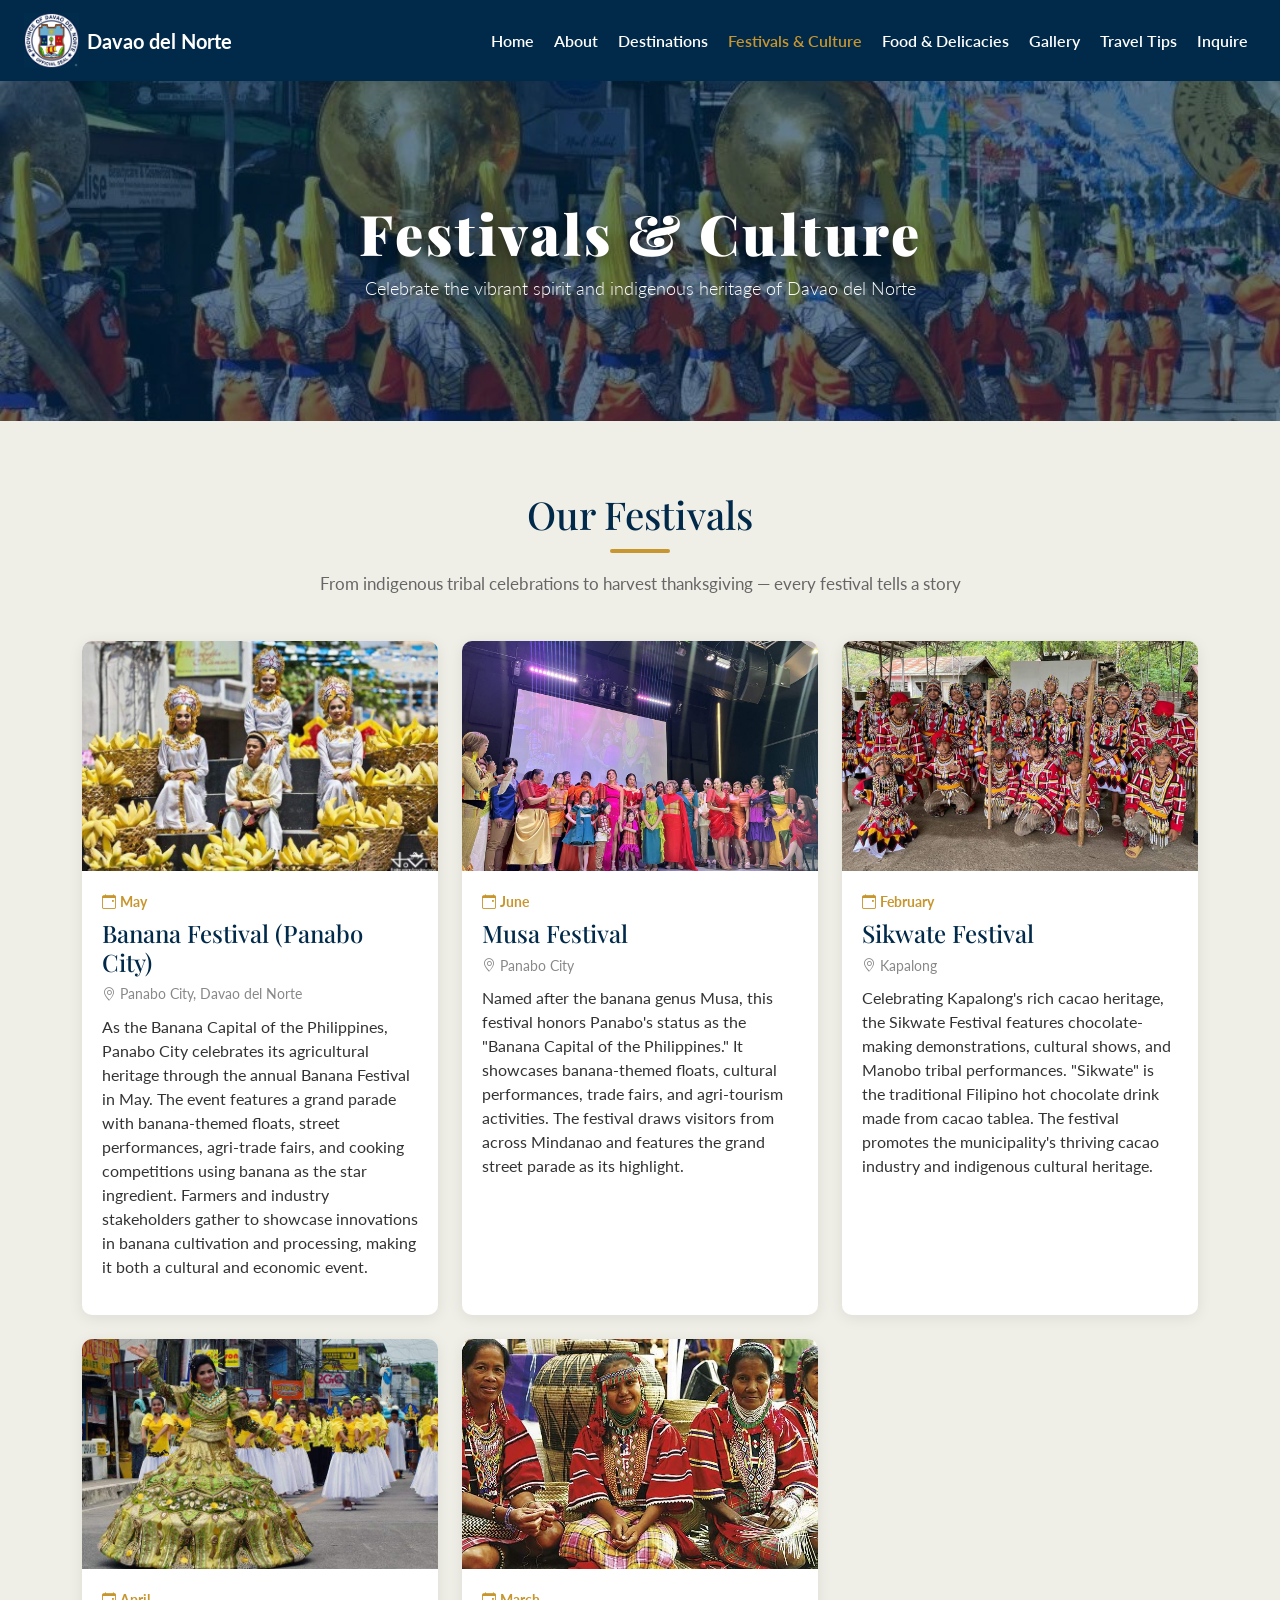
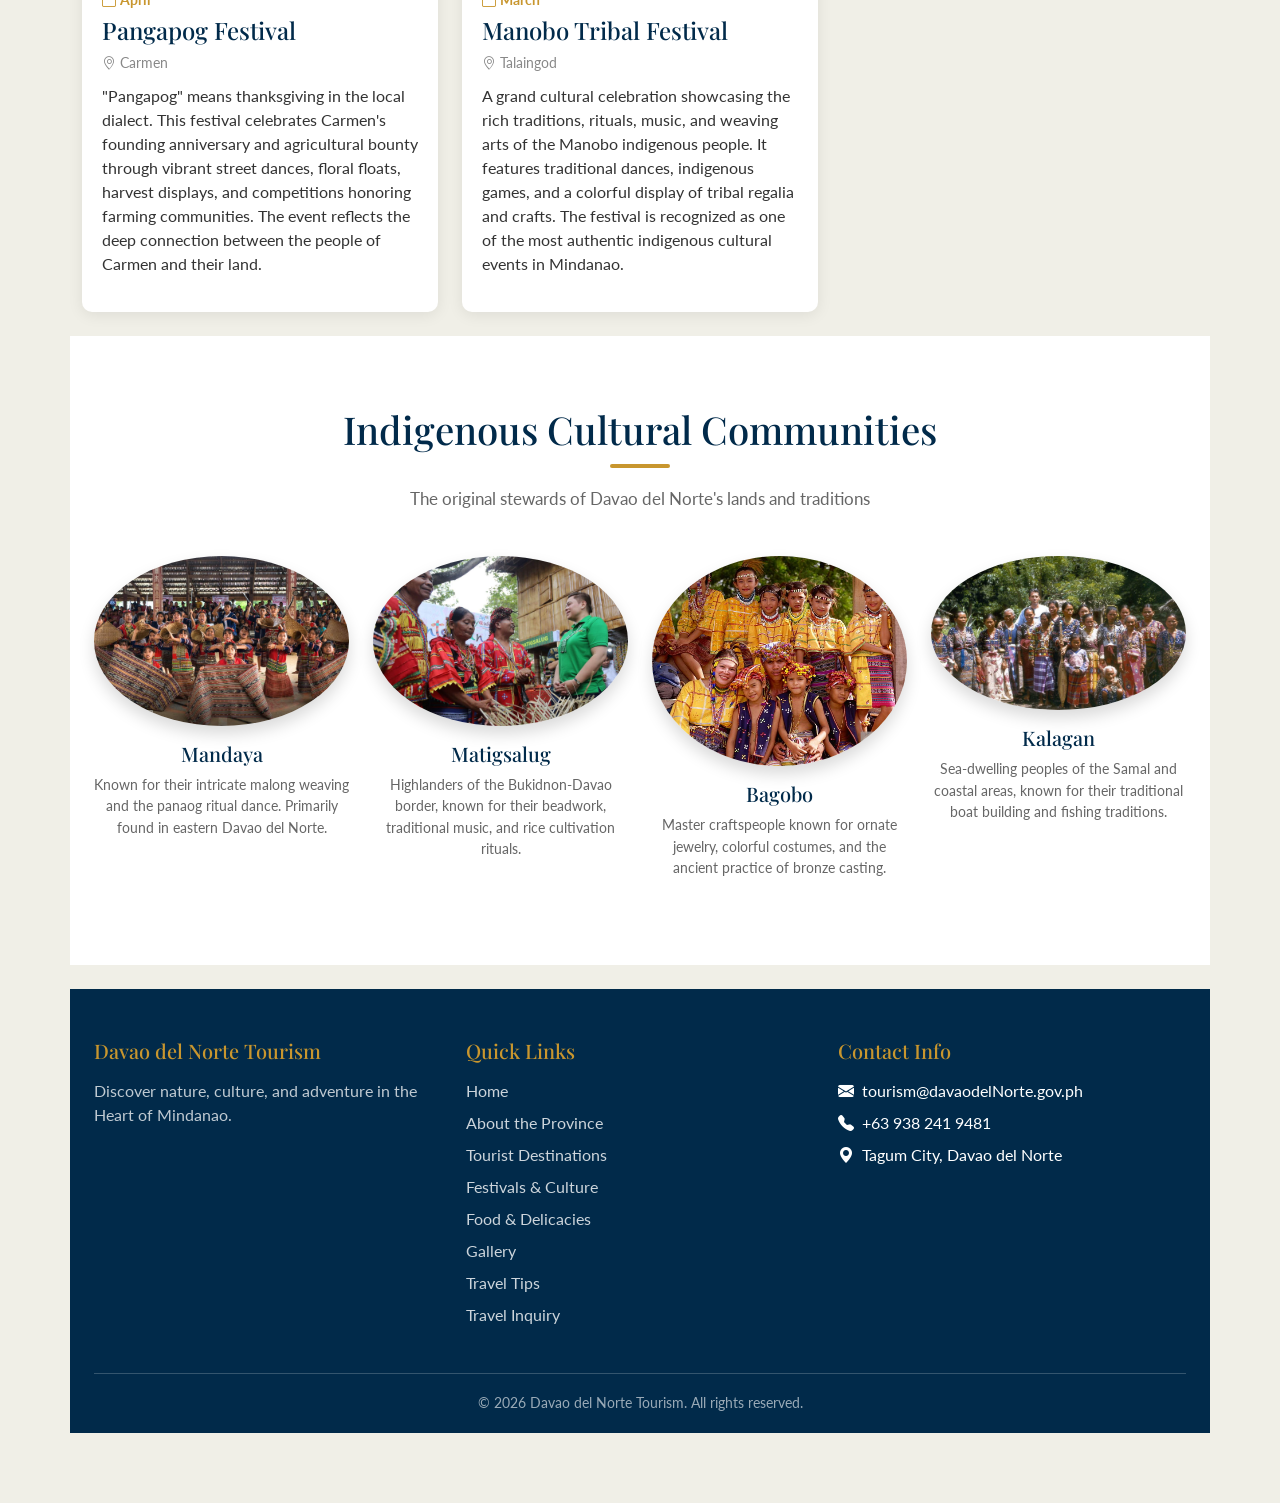
<file: festivals.html>
<!DOCTYPE html>
<html lang="en">
<head>
  <meta charset="UTF-8"><meta name="viewport" content="width=device-width, initial-scale=1">

  <title>Festivals - Davao del Norte Tourism</title>

  <link href="https://cdn.jsdelivr.net/npm/bootstrap@5.3.8/dist/css/bootstrap.min.css" rel="stylesheet">
  <link href="https://fonts.googleapis.com/css2?family=Playfair+Display:wght@400;700;900&family=Lato:wght@300;400;700&display=swap" rel="stylesheet">
  <link rel="stylesheet" href="https://cdn.jsdelivr.net/npm/bootstrap-icons@1.11.3/font/bootstrap-icons.min.css">
  <link rel="stylesheet" href="styles/tourism.css">
</head>

<body>
  
<nav class="navbar navbar-expand-lg sticky-top">
  <div class="container-fluid px-4">
    <a class="navbar-brand d-flex align-items-center gap-2" href="index.html"><img src="images/davao_del_norte_logo.jpg" alt="Logo"><span class="text-white fw-bold" class="navbar-brand-text">Davao del Norte</span></a>
    <button class="navbar-toggler" type="button" data-bs-toggle="collapse" data-bs-target="#mainNav"><span class="navbar-toggler-icon"></span></button>
    <div class="collapse navbar-collapse justify-content-end" id="mainNav">
      <ul class="navbar-nav gap-1">
        <li class="nav-item"><a class="nav-link" href="index.html">Home</a></li>
        <li class="nav-item"><a class="nav-link" href="about.html">About</a></li>
        <li class="nav-item"><a class="nav-link" href="destinations.html">Destinations</a></li>
        <li class="nav-item"><a class="nav-link active" href="festivals.html">Festivals & Culture</a></li>
        <li class="nav-item"><a class="nav-link" href="food.html">Food & Delicacies</a></li>
        <li class="nav-item"><a class="nav-link" href="gallery.html">Gallery</a></li>
        <li class="nav-item"><a class="nav-link" href="traveltips.html">Travel Tips</a></li>
        <li class="nav-item"><a class="nav-link" href="inquiry.html">Inquire</a></li>
      </ul>
    </div>
  </div>
</nav>

<div class="page-hero" style="background-image:url('images/festivals.jpg')">
  <div class="page-hero-content"><h1>Festivals &amp; Culture</h1><p>Celebrate the vibrant spirit and indigenous heritage of Davao del Norte</p></div>
</div>

<section class="bg-light-custom">
  <div class="container">
    <h2 class="section-title">Our Festivals</h2>
    <div class="section-divider"></div>
    <p class="section-subtitle">From indigenous tribal celebrations to harvest thanksgiving — every festival tells a story</p>

    <div class="row g-4">
      
      <div class="col-md-6 col-lg-4">
        <div class="festival-card">
          <img src="images/banana_festival.jpg" alt="Banana Festival">
          <div class="festival-body">
            <div class="festival-month"><i class="bi bi-calendar-event me-1"></i>May</div>
            <h4>Banana Festival (Panabo City)</h4>
            <div class="festival-loc"><i class="bi bi-geo-alt me-1"></i>Panabo City, Davao del Norte</div>
            <p>
              As the Banana Capital of the Philippines, Panabo City celebrates its agricultural heritage through the annual Banana Festival in May.
              The event features a grand parade with banana-themed floats, street performances, agri-trade fairs, and cooking competitions
              using banana as the star ingredient. Farmers and industry stakeholders gather to showcase innovations in banana cultivation
              and processing, making it both a cultural and economic event.
            </p>
          </div>
        </div>
      </div>
      <div class="col-md-4 col-lg-4">
        <div class="festival-card">
          <img src="images/musa_festival.jpg" alt="Musa Festival">
          <div class="festival-body">
            <div class="festival-month"><i class="bi bi-calendar-event me-1"></i>June</div>
            <h4>Musa Festival</h4>
            <div class="festival-loc"><i class="bi bi-geo-alt me-1"></i>Panabo City</div>
            <p>
              Named after the banana genus Musa, this festival honors Panabo's status as the "Banana Capital of the Philippines." 
              It showcases banana-themed floats, cultural performances, trade fairs, and agri-tourism activities. 
              The festival draws visitors from across Mindanao and features the grand street parade as its highlight.
            </p>
          </div>
        </div>
      </div>
      <div class="col-md-4 col-lg-4">
        <div class="festival-card">
          <img src="images/sikwate_festival.jpg" alt="Sikwate Festival">
          <div class="festival-body">
            <div class="festival-month"><i class="bi bi-calendar-event me-1"></i>February</div>
            <h4>Sikwate Festival</h4>
            <div class="festival-loc"><i class="bi bi-geo-alt me-1"></i>Kapalong</div>
            <p>
              Celebrating Kapalong's rich cacao heritage, the Sikwate Festival features chocolate-making demonstrations, cultural shows, and Manobo tribal performances. "Sikwate" is the traditional Filipino hot chocolate drink made from cacao tablea. The festival promotes the municipality's thriving cacao industry and indigenous cultural heritage.
            </p>
          </div>
        </div>
      </div>
      <div class="col-md-4 col-lg4">
        <div class="festival-card">
          <img src="images/pangapog_festival.jpg" alt="Pangapog Festival">
          <div class="festival-body">
            <div class="festival-month"><i class="bi bi-calendar-event me-1"></i>April</div>
            <h4>Pangapog Festival</h4>
            <div class="festival-loc"><i class="bi bi-geo-alt me-1"></i>Carmen</div>
            <p>
              "Pangapog" means thanksgiving in the local dialect. This festival celebrates Carmen's founding anniversary and agricultural bounty through vibrant street dances, floral floats, harvest displays, and competitions honoring farming communities. The event reflects the deep connection between the people of Carmen and their land.
            </p>
          </div>
        </div>
      </div>
      <div class="col-md-4 col-lg-4">
        <div class="festival-card">
          <img src="images/manobo_festival.jpg" alt="Manobo Tribal Festival">
          <div class="festival-body">
            <div class="festival-month"><i class="bi bi-calendar-event me-1"></i>March</div>
            <h4>Manobo Tribal Festival</h4>
            <div class="festival-loc"><i class="bi bi-geo-alt me-1"></i>Talaingod</div>
            <p>
              A grand cultural celebration showcasing the rich traditions, rituals, music, and weaving arts of the Manobo indigenous people. It features traditional dances, indigenous games, and a colorful display of tribal regalia and crafts. The festival is recognized as one of the most authentic indigenous cultural events in Mindanao.
            </p>
          </div>
        </div>
      </div>


<section class="bg-white-section">
  <div class="container">
    <h2 class="section-title">Indigenous Cultural Communities</h2>
    <div class="section-divider"></div>
    <p class="section-subtitle">The original stewards of Davao del Norte's lands and traditions</p>
    <div class="row g-4">
      <div class="col-md-3 col-sm-6 text-center">
        <img src="images/mandaya.jpg" class="img-fluid rounded-circle mb-3 shadow" class="tribal-img" alt="Mandaya">
        <h5 class="tribal-name">Mandaya</h5>
        <p class="tribal-desc">Known for their intricate malong weaving and the panaog ritual dance. Primarily found in eastern Davao del Norte.</p>
      </div>
      <div class="col-md-3 col-sm-6 text-center">
        <img src="images/matigsalug.jpg" class="img-fluid rounded-circle mb-3 shadow" class="tribal-img" alt="Matigsalug">
        <h5 class="tribal-name">Matigsalug</h5>
        <p class="tribal-desc">Highlanders of the Bukidnon-Davao border, known for their beadwork, traditional music, and rice cultivation rituals.</p>
      </div>
      <div class="col-md-3 col-sm-6 text-center">
        <img src="images/bagobo.jpg" class="img-fluid rounded-circle mb-3 shadow" class="tribal-img" alt="Bagobo">
        <h5 class="tribal-name">Bagobo</h5>
        <p class="tribal-desc">Master craftspeople known for ornate jewelry, colorful costumes, and the ancient practice of bronze casting.</p>
      </div>
      <div class="col-md-3 col-sm-6 text-center">
        <img src="images/kalagan.jpg" class="img-fluid rounded-circle mb-3 shadow" class="tribal-img" alt="Kalagan">
        <h5 class="tribal-name">Kalagan</h5>
        <p class="tribal-desc">Sea-dwelling peoples of the Samal and coastal areas, known for their traditional boat building and fishing traditions.</p>
      </div>
    </div>
  </div>
</section>

<footer>
  <div class="container">
    <div class="row g-4">
      <div class="col-md-4">
        <h5>Davao del Norte Tourism</h5>
        <p class="footer-desc">Discover nature, culture, and adventure in the Heart of Mindanao.</p>
      </div>
      <div class="col-md-4">
        <h5>Quick Links</h5>
        <ul>
          <li><a href="index.html">Home</a></li>
          <li><a href="about.html">About the Province</a></li>
          <li><a href="destinations.html">Tourist Destinations</a></li>
          <li><a href="festivals.html">Festivals &amp; Culture</a></li>
          <li><a href="food.html">Food &amp; Delicacies</a></li>
          <li><a href="gallery.html">Gallery</a></li>
          <li><a href="traveltips.html">Travel Tips</a></li>
          <li><a href="inquiry.html">Travel Inquiry</a></li>
        </ul>
      </div>
      <div class="col-md-4">
        <h5>Contact Info</h5>
        <ul>
          <li><i class="bi bi-envelope-fill me-2"></i>tourism@davaodelNorte.gov.ph</li>
          <li><i class="bi bi-telephone-fill me-2"></i>+63 938 241 9481</li>
          <li><i class="bi bi-geo-alt-fill me-2"></i>Tagum City, Davao del Norte</li>
        </ul>
      </div>
    </div>
    <div class="footer-bottom">© 2026 Davao del Norte Tourism. All rights reserved.</div>
  </div>
</footer>
<script src="https://cdn.jsdelivr.net/npm/bootstrap@5.3.8/dist/js/bootstrap.bundle.min.js"></script>
</body>
</html>
</file>
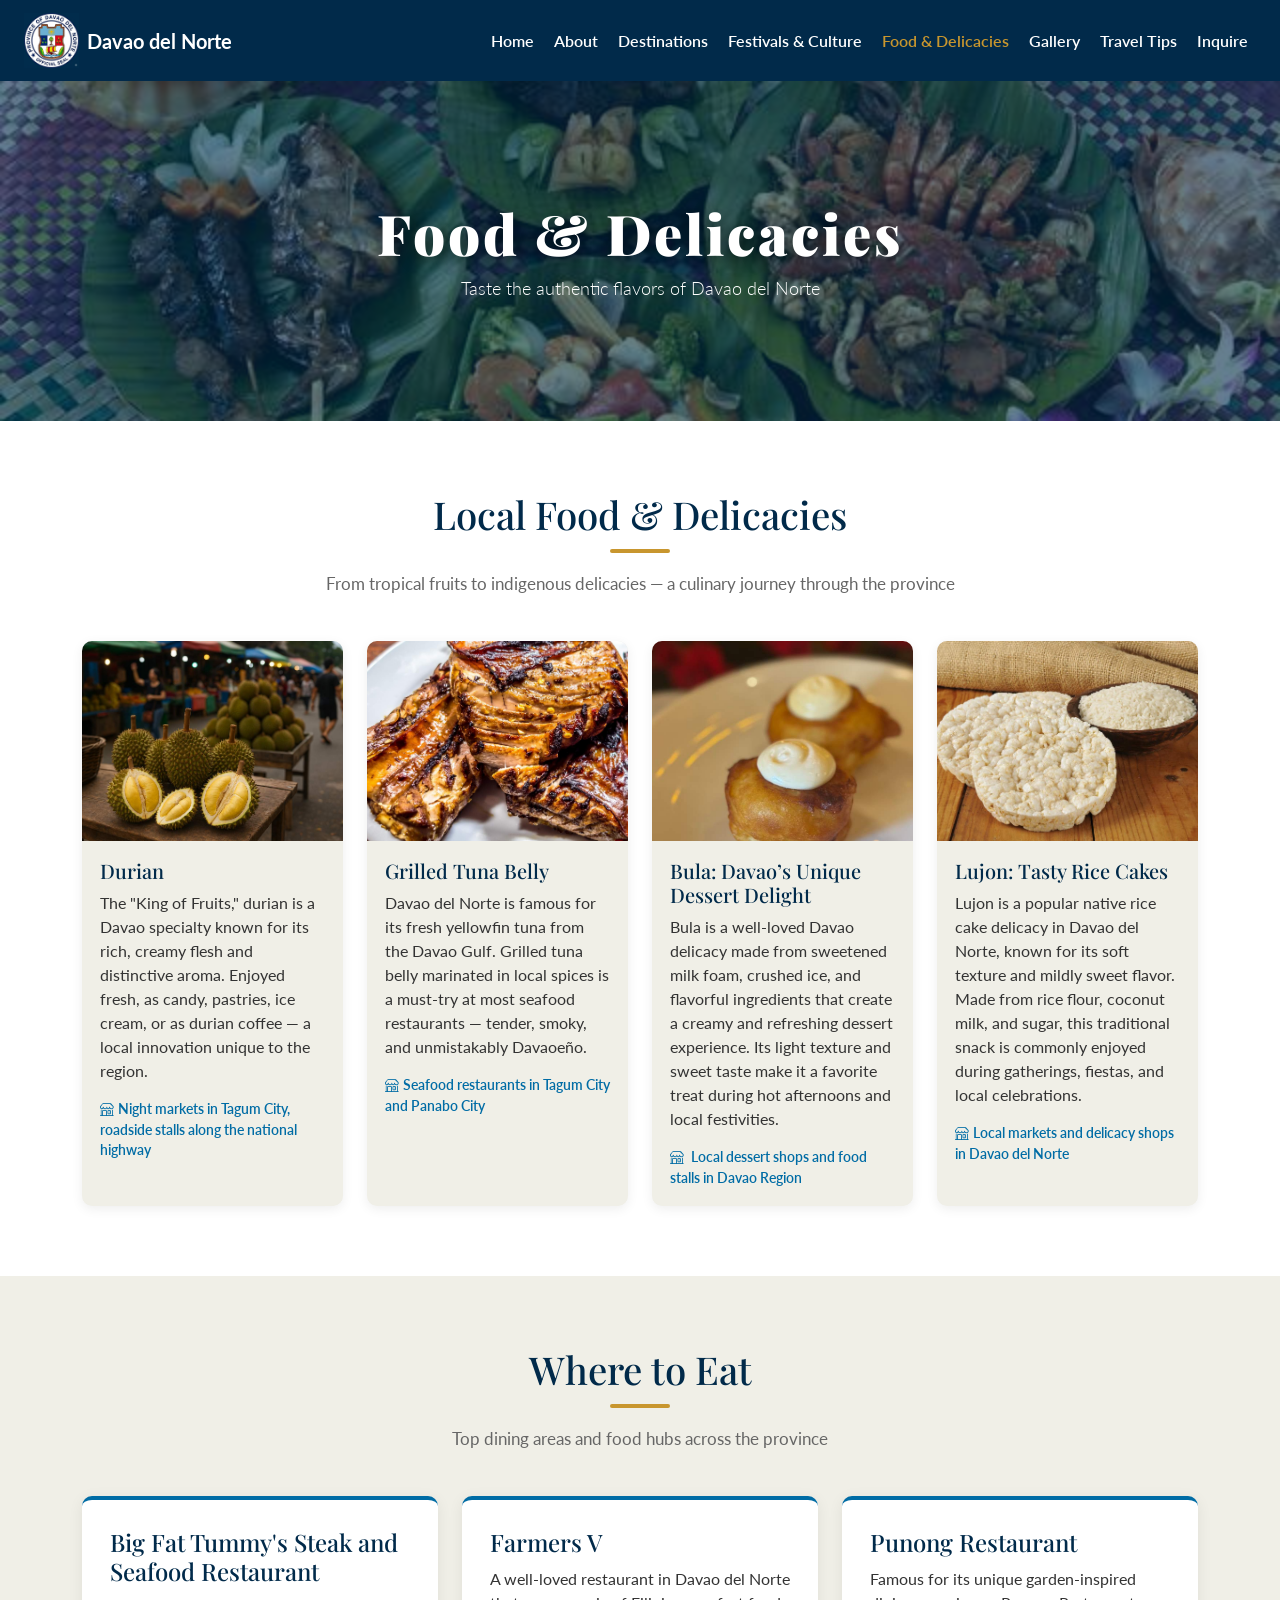
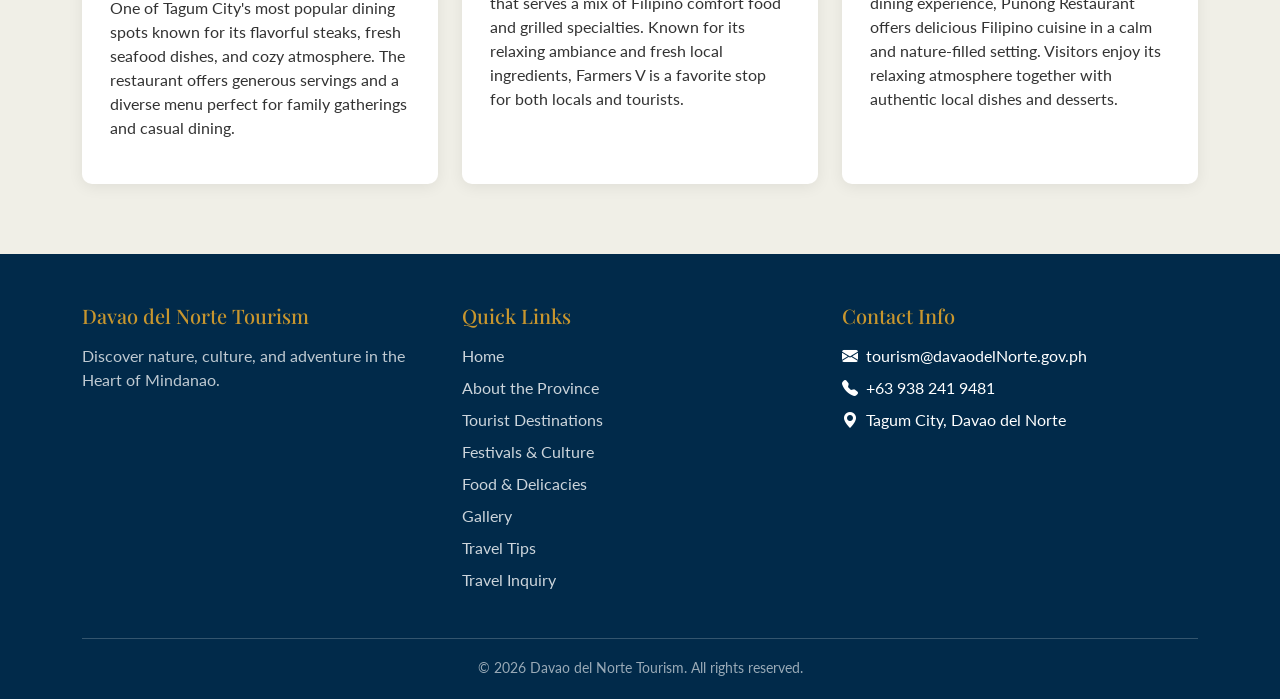
<file: food.html>
<!DOCTYPE html>
<html lang="en">
<head>
  <meta charset="UTF-8"><meta name="viewport" content="width=device-width, initial-scale=1">

  <title>Food & Delicacies - Davao del Norte Tourism</title>

  <link href="https://cdn.jsdelivr.net/npm/bootstrap@5.3.8/dist/css/bootstrap.min.css" rel="stylesheet">
  <link href="https://fonts.googleapis.com/css2?family=Playfair+Display:wght@400;700;900&family=Lato:wght@300;400;700&display=swap" rel="stylesheet">
  <link rel="stylesheet" href="https://cdn.jsdelivr.net/npm/bootstrap-icons@1.11.3/font/bootstrap-icons.min.css">
  <link rel="stylesheet" href="styles/tourism.css">
</head>

<body>
  
<nav class="navbar navbar-expand-lg sticky-top">
  <div class="container-fluid px-4">
    <a class="navbar-brand d-flex align-items-center gap-2" href="index.html"><img src="images/davao_del_norte_logo.jpg" alt="Logo"><span class="text-white fw-bold" class="navbar-brand-text">Davao del Norte</span></a>
    <button class="navbar-toggler" type="button" data-bs-toggle="collapse" data-bs-target="#mainNav"><span class="navbar-toggler-icon"></span></button>
    <div class="collapse navbar-collapse justify-content-end" id="mainNav">
      <ul class="navbar-nav gap-1">
        <li class="nav-item"><a class="nav-link" href="index.html">Home</a></li>
        <li class="nav-item"><a class="nav-link" href="about.html">About</a></li>
        <li class="nav-item"><a class="nav-link" href="destinations.html">Destinations</a></li>
        <li class="nav-item"><a class="nav-link" href="festivals.html">Festivals & Culture</a></li>
        <li class="nav-item"><a class="nav-link active" href="food.html">Food & Delicacies</a></li>
        <li class="nav-item"><a class="nav-link" href="gallery.html">Gallery</a></li>
        <li class="nav-item"><a class="nav-link" href="traveltips.html">Travel Tips</a></li>
        <li class="nav-item"><a class="nav-link" href="inquiry.html">Inquire</a></li>
      </ul>
    </div>
  </div>
</nav>

<div class="page-hero" style="background-image:url('images/food.jpg')">
  <div class="page-hero-content"><h1>Food &amp; Delicacies</h1><p>Taste the authentic flavors of Davao del Norte</p></div>
</div>

<section class="bg-white-section">
  <div class="container">
    <h2 class="section-title">Local Food &amp; Delicacies</h2>
    <div class="section-divider"></div>
    <p class="section-subtitle">From tropical fruits to indigenous delicacies — a culinary journey through the province</p>
    <div class="row g-4">
      <div class="col-sm-6 col-lg-3">
        <div class="food-card">
          <img src="images/durian.jpg" alt="Durian">
          <div class="food-body">
            <h5>Durian</h5>
            <p>
              The "King of Fruits," durian is a Davao specialty known for its rich, creamy flesh and distinctive aroma. Enjoyed fresh, as candy, pastries, ice cream, or as durian coffee — a local innovation unique to the region.</p>
            <div class="food-where"><i class="bi bi-shop me-1"></i>Night markets in Tagum City, roadside stalls along the national highway</div>
          </div>
        </div>
      </div>
      <div class="col-sm-6 col-lg-3">
        <div class="food-card">
          <img src="images/tuna.jpg" alt="Grilled Tuna Belly">
          <div class="food-body">
            <h5>Grilled Tuna Belly</h5>
            <p>
              Davao del Norte is famous for its fresh yellowfin tuna from the Davao Gulf. Grilled tuna belly marinated in local spices is a must-try at most seafood restaurants — tender, smoky, and unmistakably Davaoeño.</p>
            <div class="food-where"><i class="bi bi-shop me-1"></i>Seafood restaurants in Tagum City and Panabo City</div>
          </div>
        </div>
      </div>
      <div class="col-sm-6 col-lg-3">
  <div class="food-card">
    <img src="images/bula.jpg" alt="Bula">
    <div class="food-body">
      <h5>Bula: Davao’s Unique Dessert Delight</h5>
      <p>
        Bula is a well-loved Davao delicacy made from sweetened milk foam,
        crushed ice, and flavorful ingredients that create a creamy and
        refreshing dessert experience. Its light texture and sweet taste
        make it a favorite treat during hot afternoons and local festivities.
      </p>
      <div class="food-where">
        <i class="bi bi-shop me-1"></i>
        Local dessert shops and food stalls in Davao Region
      </div>
    </div>
  </div>
</div>
      <div class="col-sm-6 col-lg-3">
  <div class="food-card">
    <img src="images/lujon.jpg" alt="Lujon">
    <div class="food-body">
      <h5>Lujon: Tasty Rice Cakes</h5>
      <p>
        Lujon is a popular native rice cake delicacy in Davao del Norte,
        known for its soft texture and mildly sweet flavor. Made from rice
        flour, coconut milk, and sugar, this traditional snack is commonly
        enjoyed during gatherings, fiestas, and local celebrations.
      </p>
      <div class="food-where">
        <i class="bi bi-shop me-1"></i>Local markets and delicacy shops in Davao del Norte</div>
    </div>        
  </div>
      </div>
        </div>
      </div>
        </div>
      </div>
    </div>
  </div>
</section>

<section class="bg-light-custom">
  <div class="container">
    <h2 class="section-title">Where to Eat</h2>
    <div class="section-divider">
    </div>
    <p class="section-subtitle">
      Top dining areas and food hubs across the province
    </p>
    <div class="row g-4">

      <div class="col-md-4">
        <div class="about-card">
          <h4>Big Fat Tummy's Steak and Seafood Restaurant</h4>
          <p>
            One of Tagum City's most popular dining spots known for its
            flavorful steaks, fresh seafood dishes, and cozy atmosphere.
            The restaurant offers generous servings and a diverse menu
            perfect for family gatherings and casual dining.
          </p>
        </div>
      </div>

      <div class="col-md-4">
        <div class="about-card">
          <h4>Farmers V</h4>
          <p>
            A well-loved restaurant in Davao del Norte that serves a mix
            of Filipino comfort food and grilled specialties. Known for
            its relaxing ambiance and fresh local ingredients, Farmers V
            is a favorite stop for both locals and tourists.
          </p>
        </div>
      </div>

      <div class="col-md-4">
        <div class="about-card">
          <h4>Punong Restaurant</h4>
          <p>
            Famous for its unique garden-inspired dining experience,
            Punong Restaurant offers delicious Filipino cuisine in a calm
            and nature-filled setting. Visitors enjoy its relaxing
            atmosphere together with authentic local dishes and desserts.
          </p>
        </div>
      </div>

    </div>
  </div>
</section>

<footer>
  <div class="container">
    <div class="row g-4">
      <div class="col-md-4">
        <h5>Davao del Norte Tourism</h5>
        <p class="footer-desc">Discover nature, culture, and adventure in the Heart of Mindanao.</p>
      </div>
      <div class="col-md-4">
        <h5>Quick Links</h5>
        <ul>
          <li><a href="index.html">Home</a></li>
          <li><a href="about.html">About the Province</a></li>
          <li><a href="destinations.html">Tourist Destinations</a></li>
          <li><a href="festivals.html">Festivals &amp; Culture</a></li>
          <li><a href="food.html">Food &amp; Delicacies</a></li>
          <li><a href="gallery.html">Gallery</a></li>
          <li><a href="traveltips.html">Travel Tips</a></li>
          <li><a href="inquiry.html">Travel Inquiry</a></li>
        </ul>
      </div>
      <div class="col-md-4">
        <h5>Contact Info</h5>
        <ul>
          <li><i class="bi bi-envelope-fill me-2"></i>tourism@davaodelNorte.gov.ph</li>
          <li><i class="bi bi-telephone-fill me-2"></i>+63 938 241 9481</li>
          <li><i class="bi bi-geo-alt-fill me-2"></i>Tagum City, Davao del Norte</li>
        </ul>
      </div>
    </div>
    <div class="footer-bottom">© 2026 Davao del Norte Tourism. All rights reserved.</div>
  </div>
</footer>
<script src="https://cdn.jsdelivr.net/npm/bootstrap@5.3.8/dist/js/bootstrap.bundle.min.js"></script>
</body>
</html>
</file>
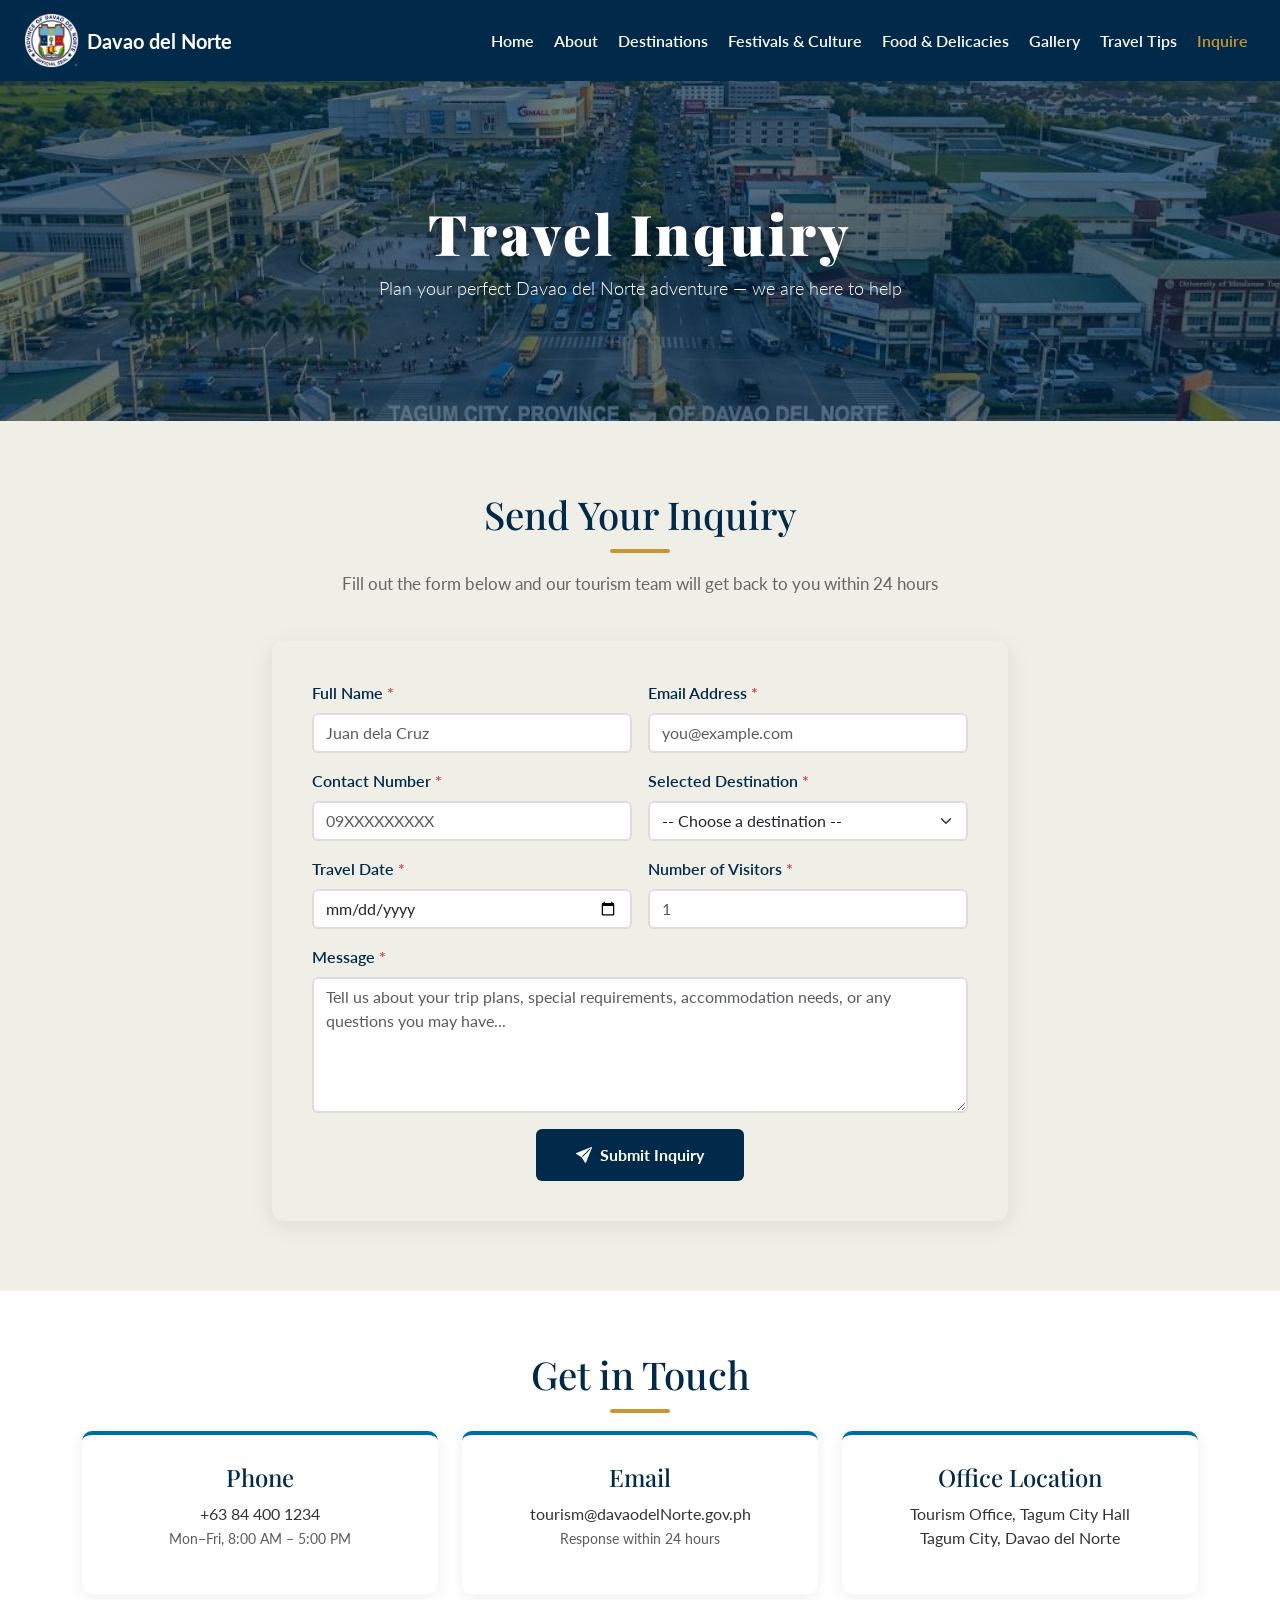
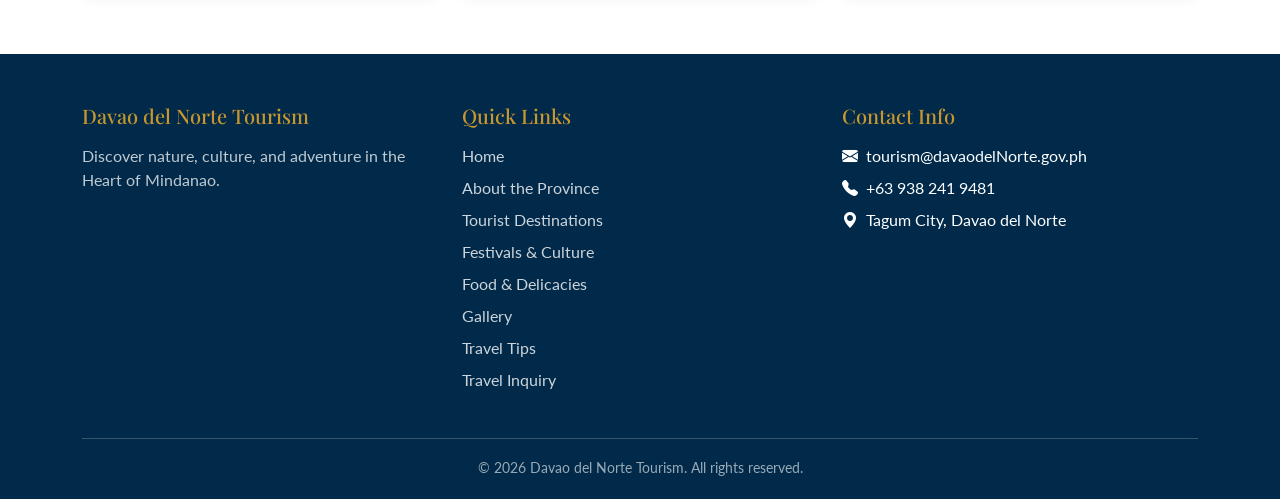
<file: inquiry.html>
<!DOCTYPE html>
<html lang="en">
<head>
  <meta charset="UTF-8"><meta name="viewport" content="width=device-width, initial-scale=1">

  <title>Inquiry - Davao del Norte Tourism</title>

  <link href="https://cdn.jsdelivr.net/npm/bootstrap@5.3.8/dist/css/bootstrap.min.css" rel="stylesheet">
  <link href="https://fonts.googleapis.com/css2?family=Playfair+Display:wght@400;700;900&family=Lato:wght@300;400;700&display=swap" rel="stylesheet">
  <link rel="stylesheet" href="https://cdn.jsdelivr.net/npm/bootstrap-icons@1.11.3/font/bootstrap-icons.min.css">
  <link rel="stylesheet" href="styles/tourism.css">
</head>

<body>
  
<nav class="navbar navbar-expand-lg sticky-top">
  <div class="container-fluid px-4">
    <a class="navbar-brand d-flex align-items-center gap-2" href="index.html"><img src="images/davao_del_norte_logo.jpg" alt="Logo"><span class="text-white fw-bold" class="navbar-brand-text">Davao del Norte</span></a>
    <button class="navbar-toggler" type="button" data-bs-toggle="collapse" data-bs-target="#mainNav"><span class="navbar-toggler-icon"></span></button>
    <div class="collapse navbar-collapse justify-content-end" id="mainNav">
      <ul class="navbar-nav gap-1">
        <li class="nav-item"><a class="nav-link" href="index.html">Home</a></li>
        <li class="nav-item"><a class="nav-link" href="about.html">About</a></li>
        <li class="nav-item"><a class="nav-link" href="destinations.html">Destinations</a></li>
        <li class="nav-item"><a class="nav-link" href="festivals.html">Festivals & Culture</a></li>
        <li class="nav-item"><a class="nav-link" href="food.html">Food & Delicacies</a></li>
        <li class="nav-item"><a class="nav-link" href="gallery.html">Gallery</a></li>
        <li class="nav-item"><a class="nav-link" href="traveltips.html">Travel Tips</a></li>
        <li class="nav-item"><a class="nav-link active" href="inquiry.html">Inquire</a></li>
      </ul>
    </div>
  </div>
</nav>

<div class="page-hero" style="background-image:url('images/tagum.jpg')">
  <div class="page-hero-content"><h1>Travel Inquiry</h1><p>Plan your perfect Davao del Norte adventure — we are here to help</p></div>
</div>

<section class="bg-light-custom">
  <div class="container">
    <h2 class="section-title">Send Your Inquiry</h2>
    <div class="section-divider"></div>
    <p class="section-subtitle">Fill out the form below and our tourism team will get back to you within 24 hours</p>
    <div class="row justify-content-center">
      <div class="col-lg-8">
        <div class="form-card">
          <div id="formSuccess" class="alert alert-success mb-4">
            <i class="bi bi-check-circle-fill me-2"></i>
            <strong>Thank you for your inquiry!</strong> Our tourism team will contact you within 24 hours to help plan your Davao del Norte adventure.
          </div>
          <form id="inquiryForm" novalidate>
            <div class="row g-3">
              <div class="col-md-6">
                <label class="form-label">Full Name <span class="text-danger">*</span></label>
                <input type="text" class="form-control" id="fullName" placeholder="Juan dela Cruz">
                <div class="invalid-feedback">Full name is required.</div>
              </div>
              <div class="col-md-6">
                <label class="form-label">Email Address <span class="text-danger">*</span></label>
                <input type="email" class="form-control" id="emailAddr" placeholder="you@example.com">
                <div class="invalid-feedback">Please enter a valid email address.</div>
              </div>
              <div class="col-md-6">
                <label class="form-label">Contact Number <span class="text-danger">*</span></label>
                <input type="text" class="form-control" id="contactNo" placeholder="09XXXXXXXXX">
                <div class="invalid-feedback">Contact number must contain numbers only.</div>
              </div>
              <div class="col-md-6">
                <label class="form-label">Selected Destination <span class="text-danger">*</span></label>
                <select class="form-select" id="selectedDest">
                  <option value="">-- Choose a destination --</option>
                  <optgroup label="Beach">
                    <option>Kaputian Beach (Island Garden City of Samal)</option>
                    <option>Maxima Beach (Island Garden City of Samal)</option>
                    <option>Buhangin Beach (Island Garden City of Samal)</option>
                    <option>Carmen Beach (Carmen)</option>
                  </optgroup>
                  <optgroup label="Mountain">
                    <option>Mount Hamiguitan (Island Garden City of Samal)</option>
                    <option>Urayas Peak (Talaingod)</option>
                    <option>Santo Tomas Highlands (Santo Tomas)</option>
                    <option>Talaingod Highland Trail (Talaingod)</option>
                  </optgroup>
                  <optgroup label="Waterfall">
                    <option>Hagimit Falls (Island Garden City of Samal)</option>
                    <option>Kapalong River Falls (Kapalong)</option>
                    <option>Mainit Hot Spring & Falls (Asuncion)</option>
                    <option>Sanipaan Falls (New Corella)</option>
                  </optgroup>
                  <optgroup label="Historical Site">
                    <option>D' Bone Collector Museum (Tagum City)</option>
                    <option>Tagum City Hall & Rizal Park (Tagum City)</option>
                    <option>Carmen Municipal Hall (Carmen)</option>
                    <option>Parish Church of Carmen (Carmen)</option>
                  </optgroup>
                  <optgroup label="Island">
                    <option>Samal Island (Island Garden City of Samal)</option>
                    <option>Talicud Island (Island Garden City of Samal)</option>
                    <option>Pearl Farm Island (Island Garden City of Samal)</option>
                    <option>Vanishing Island (Island Garden City of Samal)</option>
                  </optgroup>
                  <optgroup label="Food Destination">
                    <option>Tagum City Night Market (Tagum City)</option>
                    <option>Cambanogoy Coffee Farms (Santo Tomas)</option>
                    <option>Panabo Public Market (Panabo City)</option>
                    <option>Tagum Food Strip (Tagum City)</option>
                  </optgroup>
                  <optgroup label="Adventure">
                    <option>Monfort Bat Cave (Island Garden City of Samal)</option>
                    <option>Davao River Adventure (Tagum City)</option>
                    <option>Zip-line at Cambanogoy (Santo Tomas)</option>
                    <option>Mangrove Eco-Park (Panabo City)</option>
                  </optgroup>
                </select>
                <div class="invalid-feedback">Please select a destination.</div>
              </div>
              <div class="col-md-6">
                <label class="form-label">Travel Date <span class="text-danger">*</span></label>
                <input type="date" class="form-control" id="travelDate">
                <div class="invalid-feedback">Please select a travel date.</div>
              </div>
              <div class="col-md-6">
                <label class="form-label">Number of Visitors <span class="text-danger">*</span></label>
                <input type="number" class="form-control" id="numVisitors" min="1" placeholder="1">
                <div class="invalid-feedback">Number of visitors must be at least 1.</div>
              </div>
              <div class="col-12">
                <label class="form-label">Message <span class="text-danger">*</span></label>
                <textarea class="form-control" id="message" rows="5" placeholder="Tell us about your trip plans, special requirements, accommodation needs, or any questions you may have..."></textarea>
                <div class="invalid-feedback">Message is required.</div>
              </div>
              <div class="col-12 text-center mt-3">
                <button type="submit" class="btn-submit"><i class="bi bi-send-fill me-2"></i>Submit Inquiry</button>
              </div>
            </div>
          </form>
        </div>
      </div>
    </div>
  </div>
</section>

<section class="bg-white-section section-pad">
  <div class="container">

    <h2 class="section-title">Get in Touch</h2>

    <div class="section-divider"></div>
    <div class="row g-4 justify-content-center">

      
      <div class="col-md-4">
        <div class="about-card text-center">
          <h4>Phone</h4>
          <p>+63 84 400 1234<br><small class="text-muted">Mon–Fri, 8:00 AM – 5:00 PM</small></p>
        </div>
      </div>
      <div class="col-md-4">
        <div class="about-card text-center">
          <h4>Email</h4>
          <p>tourism@davaodelNorte.gov.ph<br><small class="text-muted">Response within 24 hours</small></p>
        </div>
      </div>
      <div class="col-md-4">
        <div class="about-card text-center">
          <h4>Office Location</h4>
          <p>Tourism Office, Tagum City Hall<br>Tagum City, Davao del Norte</p>
        </div>
      </div>
    </div>
  </div>
</section>

<footer>
  <div class="container">
    <div class="row g-4">
      <div class="col-md-4">
        <h5>Davao del Norte Tourism</h5>
        <p class="footer-desc">Discover nature, culture, and adventure in the Heart of Mindanao.</p>
      </div>
      <div class="col-md-4">
        <h5>Quick Links</h5>
        <ul>
          <li><a href="index.html">Home</a></li>
          <li><a href="about.html">About the Province</a></li>
          <li><a href="destinations.html">Tourist Destinations</a></li>
          <li><a href="festivals.html">Festivals &amp; Culture</a></li>
          <li><a href="food.html">Food &amp; Delicacies</a></li>
          <li><a href="gallery.html">Gallery</a></li>
          <li><a href="traveltips.html">Travel Tips</a></li>
          <li><a href="inquiry.html">Travel Inquiry</a></li>
        </ul>
      </div>
      <div class="col-md-4">
        <h5>Contact Info</h5>
        <ul>
          <li><i class="bi bi-envelope-fill me-2"></i>tourism@davaodelNorte.gov.ph</li>
          <li><i class="bi bi-telephone-fill me-2"></i>+63 938 241 9481</li>
          <li><i class="bi bi-geo-alt-fill me-2"></i>Tagum City, Davao del Norte</li>
        </ul>
      </div>
    </div>
    <div class="footer-bottom">© 2026 Davao del Norte Tourism. All rights reserved.</div>
  </div>
</footer>
<script src="https://cdn.jsdelivr.net/npm/bootstrap@5.3.8/dist/js/bootstrap.bundle.min.js"></script>
</body>
</html>

<script src="https://cdn.jsdelivr.net/npm/bootstrap@5.3.8/dist/js/bootstrap.bundle.min.js"></script>
<script>

document.getElementById('travelDate').min = new Date().toISOString().split('T')[0];

document.getElementById('inquiryForm').addEventListener('submit', function(e) {
  e.preventDefault();
  let valid = true;
  const fields = [
    {id:'fullName', check:v=>v.trim().length>0, msg:'Full name is required.'},
    {id:'emailAddr', check:v=>/^[^\s@]+@[^\s@]+\.[^\s@]+$/.test(v), msg:'Please enter a valid email address.'},
    {id:'contactNo', check:v=>/^[0-9+\s\-]{7,15}$/.test(v), msg:'Contact number must contain numbers only.'},
    {id:'selectedDest', check:v=>v!=='', msg:'Please select a destination.'},
    {id:'travelDate', check:v=>v.trim().length>0, msg:'Please select a travel date.'},
    {id:'numVisitors', check:v=>parseInt(v)>=1, msg:'Number of visitors must be at least 1.'},
    {id:'message', check:v=>v.trim().length>0, msg:'Message is required.'}
  ];
  fields.forEach(f => {
    const el = document.getElementById(f.id);
    const fb = el.nextElementSibling;
    if (!f.check(el.value)) {
      el.classList.add('is-invalid'); el.classList.remove('is-valid');
      if (fb && fb.classList.contains('invalid-feedback')) fb.textContent = f.msg;
      valid = false;
    } else {
      el.classList.remove('is-invalid'); el.classList.add('is-valid');
    }
  });
  if (valid) {
    document.getElementById('inquiryForm').style.display = 'none';
    document.getElementById('formSuccess').style.display = 'block';
    window.scrollTo({top: document.getElementById('formSuccess').offsetTop - 100, behavior: 'smooth'});
  }
});
document.querySelectorAll('#inquiryForm .form-control, #inquiryForm .form-select').forEach(el => {
  el.addEventListener('input', () => el.classList.remove('is-invalid', 'is-valid'));
});
</script>
</body></html>
</file>
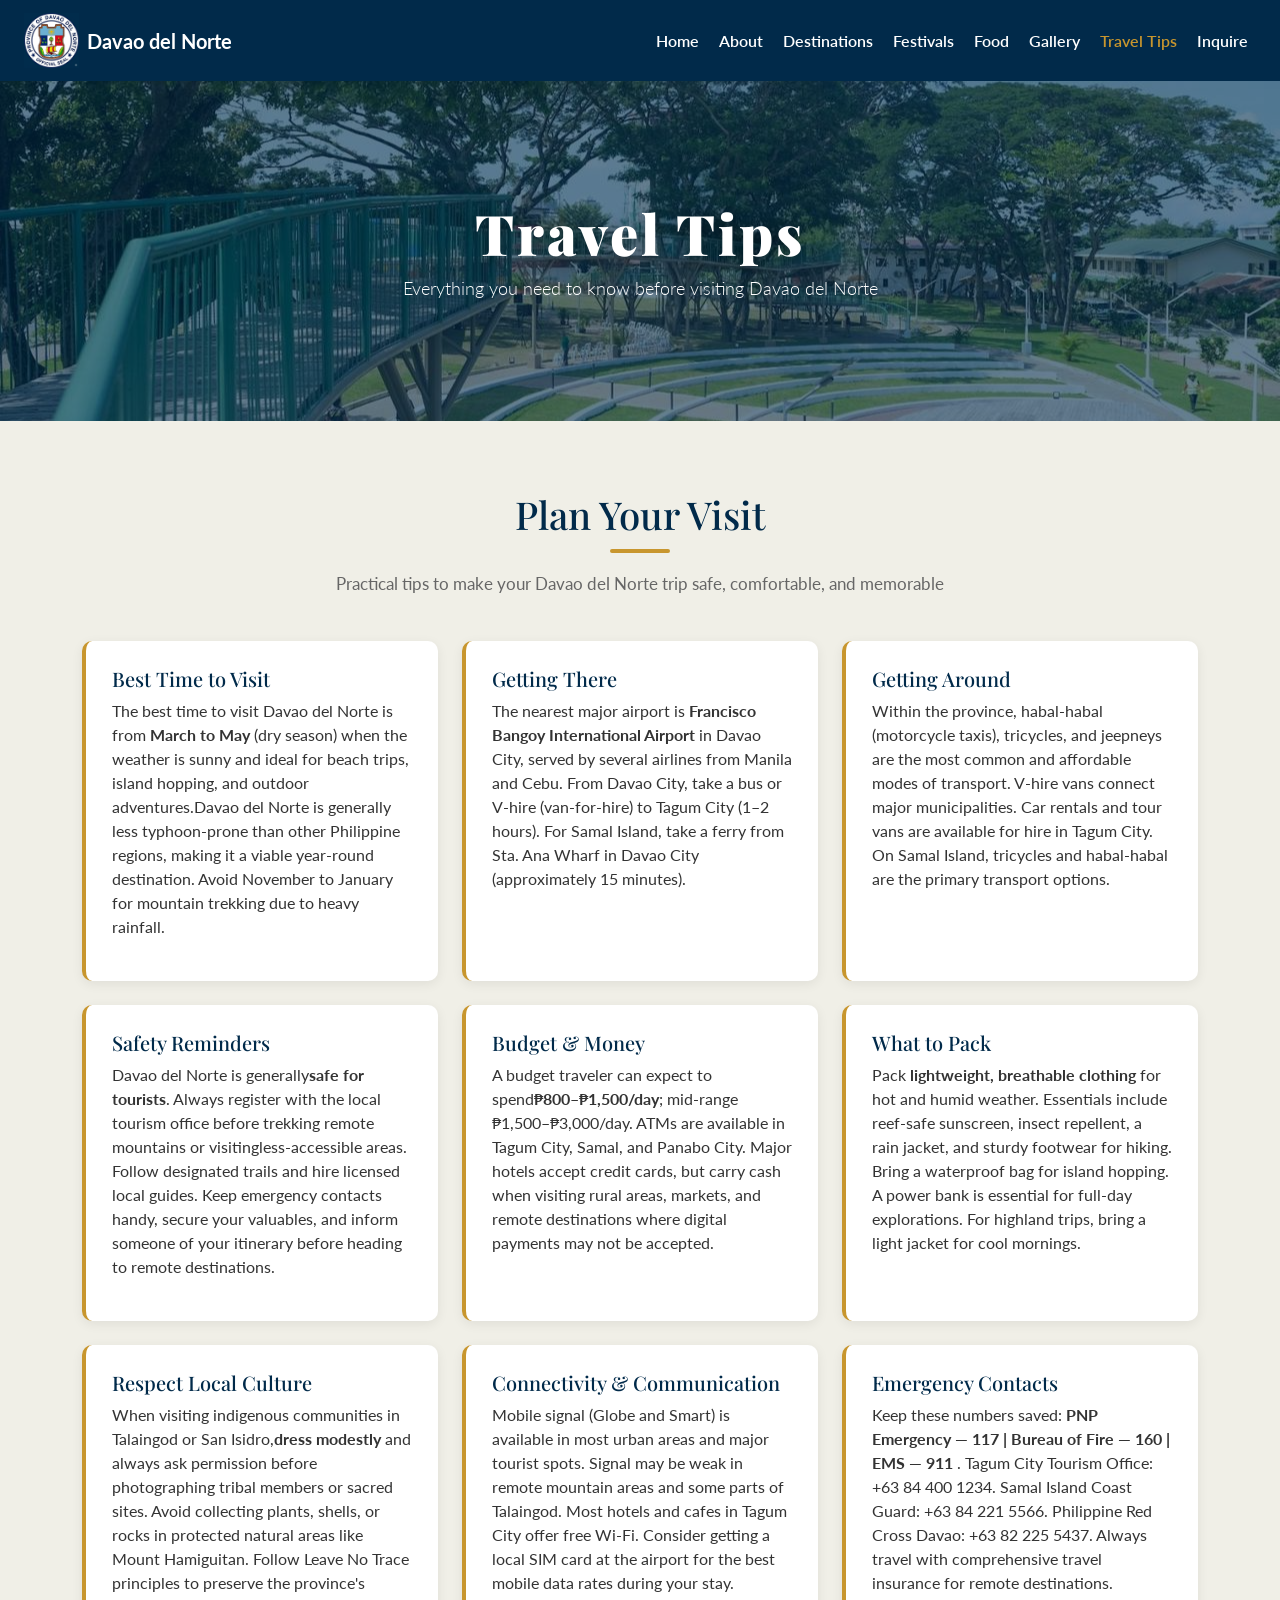
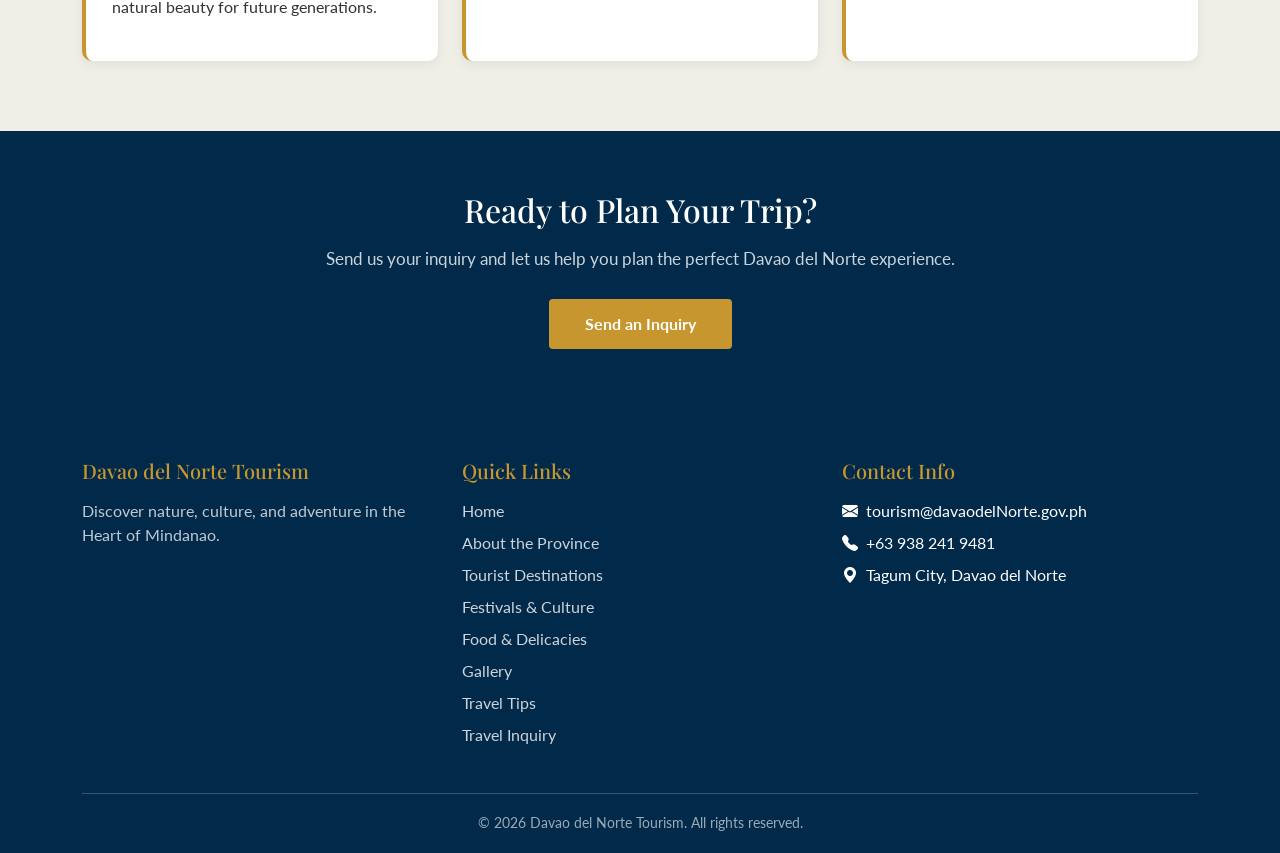
<file: traveltips.html>
<!DOCTYPE html>
<html lang="en">
<head>
  <meta charset="UTF-8">
  <meta name="viewport" content="width=device-width, initial-scale=1">

  <title>Travel Tips - Davao del Norte Tourism</title>

  <link href="https://cdn.jsdelivr.net/npm/bootstrap@5.3.8/dist/css/bootstrap.min.css" rel="stylesheet">
  <link href="https://fonts.googleapis.com/css2?family=Playfair+Display:wght@400;700;900&family=Lato:wght@300;400;700&display=swap" rel="stylesheet">
  <link rel="stylesheet" href="https://cdn.jsdelivr.net/npm/bootstrap-icons@1.11.3/font/bootstrap-icons.min.css">
  <link rel="stylesheet" href="styles/tourism.css">
</head>

<body>

<nav class="navbar navbar-expand-lg sticky-top">
  <div class="container-fluid px-4">

    <a class="navbar-brand d-flex align-items-center gap-2" href="index.html">
      <img src="images/davao_del_norte_logo.jpg" alt="Logo">
      <span class="text-white fw-bold navbar-brand-text">Davao del Norte</span>
    </a>

    <button class="navbar-toggler" type="button" data-bs-toggle="collapse" data-bs-target="#mainNav">
      <span class="navbar-toggler-icon"></span>
    </button>

    <div class="collapse navbar-collapse justify-content-end" id="mainNav">
      <ul class="navbar-nav gap-1">
        <li class="nav-item"><a class="nav-link" href="index.html">Home</a></li>
        <li class="nav-item"><a class="nav-link" href="about.html">About</a></li>
        <li class="nav-item"><a class="nav-link" href="destinations.html">Destinations</a></li>
        <li class="nav-item"><a class="nav-link" href="festivals.html">Festivals</a></li>
        <li class="nav-item"><a class="nav-link" href="food.html">Food</a></li>
        <li class="nav-item"><a class="nav-link" href="gallery.html">Gallery</a></li>
        <li class="nav-item"><a class="nav-link active" href="traveltips.html">Travel Tips</a></li>
        <li class="nav-item"><a class="nav-link" href="inquiry.html">Inquire</a></li>
      </ul>
    </div>

  </div>
</nav>

<div class="page-hero" style="background-image:url('images/davao_eco_park.jpg')">
  <div class="page-hero-content">
    <h1>Travel Tips</h1>
    <p>Everything you need to know before visiting Davao del Norte</p>
  </div>
</div>

<section class="bg-light-custom">
  <div class="container">

    <h2 class="section-title">Plan Your Visit</h2>
    <div class="section-divider"></div>
    <p class="section-subtitle">
      Practical tips to make your Davao del Norte trip safe, comfortable, and memorable
    </p>

    <div class="row g-4">
      
      <div class="col-md-6 col-lg-4">
        <div class="tip-card">
          
          <h5>Best Time to Visit</h5>
          <p>
            The best time to visit Davao del Norte is from <strong>March to May</strong> (dry season) when the weather is sunny
            and ideal for beach trips, island hopping, and outdoor adventures.Davao del Norte is generally less typhoon-prone 
            than other Philippine regions, making it a viable year-round destination. 
            Avoid November to January for mountain trekking due to heavy rainfall.
          </p>
        </div>
      </div>

      <div class="col-md-6 col-lg-4">
        <div class="tip-card">

          <h5>Getting There</h5>
          <p>
            The nearest major airport is <strong>Francisco Bangoy International Airport</strong> in Davao City,
            served by several airlines from Manila and Cebu. From Davao City, take a bus or V-hire (van-for-hire) 
            to Tagum City (1–2 hours). For Samal Island, take a ferry from Sta. Ana Wharf in Davao City
            (approximately 15 minutes).
          </p>
        </div>
      </div>

      <div class="col-md-6 col-lg-4">
        <div class="tip-card">

          <h5>Getting Around</h5>
          <p>
            Within the province, habal-habal (motorcycle taxis), tricycles, and jeepneys are the most common 
            and affordable modes of transport. V-hire vans connect major municipalities. 
            Car rentals and tour vans are available for hire in Tagum City. 
            On Samal Island, tricycles and habal-habal are the primary transport options.
          </p>
        </div>
      </div>

      <div class="col-md-6 col-lg-4">
        <div class="tip-card">

          <h5>Safety Reminders</h5>
          <p>
            Davao del Norte is generally<strong>safe for tourists</strong>. Always register with the local tourism office
            before trekking remote mountains or visitingless-accessible areas. Follow designated trails and hire licensed
            local guides. Keep emergency contacts handy, secure your valuables, and inform someone of your itinerary before 
            heading to remote destinations.
          </p>
        </div>
      </div>

      <div class="col-md-6 col-lg-4">
        <div class="tip-card">

          <h5>Budget &amp; Money</h5>
          <p>
            A budget traveler can expect to spend<strong>₱800–₱1,500/day</strong>; mid-range ₱1,500–₱3,000/day.
            ATMs are available in Tagum City, Samal, and Panabo City. Major hotels accept credit cards, 
            but carry cash when visiting rural areas, markets, and remote destinations where 
            digital payments may not be accepted.
          </p>
        </div>
      </div>

      <div class="col-md-6 col-lg-4">
        <div class="tip-card">

          <h5>What to Pack</h5>
          <p>
            Pack <strong>lightweight, breathable clothing</strong> for hot and humid weather. 
            Essentials include reef-safe sunscreen, insect repellent, a rain jacket, and sturdy footwear
            for hiking. Bring a waterproof bag for island hopping. A power bank is essential 
            for full-day explorations. For highland trips, bring a light jacket for cool mornings.
          </p>
        </div>
      </div>

      <div class="col-md-6 col-lg-4">
        <div class="tip-card">
          
          <h5>Respect Local Culture</h5>
          <p>
            When visiting indigenous communities in Talaingod or San Isidro,<strong>dress modestly</strong>
            and always ask permission before photographing tribal members or sacred sites. 
            Avoid collecting plants, shells, or rocks in protected natural areas like Mount Hamiguitan.
            Follow Leave No Trace principles to preserve the province's natural beauty for future generations.
          </p>
        </div>
      </div>

      <div class="col-md-6 col-lg-4">
        <div class="tip-card">

          <h5>Connectivity &amp; Communication</h5>
          <p>
            Mobile signal (Globe and Smart) is available in most urban areas and major tourist spots. 
            Signal may be weak in remote mountain areas and some parts of Talaingod. 
            Most hotels and cafes in Tagum City offer free Wi-Fi. 
            Consider getting a local SIM card at the airport for the best mobile data rates during your stay.
          </p>
        </div>
      </div>

      <div class="col-md-6 col-lg-4">
        <div class="tip-card">

          <h5>Emergency Contacts</h5>
          <p>
            Keep these numbers saved:
            <strong>
              PNP Emergency — 117 |
              Bureau of Fire — 160 |
              EMS — 911
            </strong>. Tagum City Tourism Office: +63 84 400 1234. 
            Samal Island Coast Guard: +63 84 221 5566.
            Philippine Red Cross Davao: +63 82 225 5437. 
            Always travel with comprehensive travel insurance
            for remote destinations.
          </p>
        </div>
      </div>

    </div>
  </div>
</section>

<section class="cta-section">
  <div class="container">

    <h2 class="cta-title">Ready to Plan Your Trip?</h2>
    <p class="cta-subtitle">
      Send us your inquiry and let us help you plan the perfect
      Davao del Norte experience.
    </p>

    <a href="inquiry.html" class="btn-gold">
      Send an Inquiry
    </a>

  </div>
</section>

<footer>
  <div class="container">
    <div class="row g-4">
      <div class="col-md-4">
        <h5>Davao del Norte Tourism</h5>
        <p class="footer-desc">Discover nature, culture, and adventure in the Heart of Mindanao.</p>
      </div>
      <div class="col-md-4">
        <h5>Quick Links</h5>
        <ul>
          <li><a href="index.html">Home</a></li>
          <li><a href="about.html">About the Province</a></li>
          <li><a href="destinations.html">Tourist Destinations</a></li>
          <li><a href="festivals.html">Festivals &amp; Culture</a></li>
          <li><a href="food.html">Food &amp; Delicacies</a></li>
          <li><a href="gallery.html">Gallery</a></li>
          <li><a href="traveltips.html">Travel Tips</a></li>
          <li><a href="inquiry.html">Travel Inquiry</a></li>
        </ul>
      </div>
      <div class="col-md-4">
        <h5>Contact Info</h5>
        <ul>
          <li><i class="bi bi-envelope-fill me-2"></i>tourism@davaodelNorte.gov.ph</li>
          <li><i class="bi bi-telephone-fill me-2"></i>+63 938 241 9481</li>
          <li><i class="bi bi-geo-alt-fill me-2"></i>Tagum City, Davao del Norte</li>
        </ul>
      </div>
    </div>
    <div class="footer-bottom">© 2026 Davao del Norte Tourism. All rights reserved.</div>
  </div>
</footer>

<script src="https://cdn.jsdelivr.net/npm/bootstrap@5.3.8/dist/js/bootstrap.bundle.min.js"></script>

</body>
</html>
</file>
<file: styles/tourism.css>
:root {
  --navy: #012A4A;
  --blue: #006CA5;
  --gold: #C8962E;
  --light: #F0EFE7;
  --white: #ffffff;
}


* {
  scroll-behavior: smooth;
  box-sizing: border-box;
}

body {
  font-family: 'Lato', sans-serif;
  color: #333;
  margin: 0;
}



.navbar {
  background: var(--navy);
}

.navbar-brand img {
  height: 55px;
}

.navbar .nav-link {
  color: #fff !important;
  font-weight: 600;
}

.navbar .nav-link:hover,
.navbar .nav-link.active {
  color: var(--gold) !important;
}

.dropdown-menu {
  background: var(--navy);
  border: none;
}

.dropdown-item {
  color: rgba(255, 255, 255, 0.85);
  font-weight: 500;
}

.dropdown-item:hover {
  background: var(--blue);
  color: #fff;
}

.navbar-toggler {
  border-color: rgba(255, 255, 255, 0.4);
}

.navbar-toggler-icon {
  filter: invert(1);
}

.navbar-logo {
  height: 70px;
}


.page-hero {
  position: relative;
  height: 340px;
  background-size: cover;
  background-position: center;
  display: flex;
  align-items: center;
  justify-content: center;
  text-align: center;
}

.page-hero::after {
  content: '';
  position: absolute;
  inset: 0;
  background: rgba(1, 42, 74, 0.60);
}

.page-hero-content {
  position: relative;
  z-index: 2;
  color: #fff;
  padding: 20px;
}

.page-hero-content h1 {
  font-family: 'Playfair Display', serif;
  font-size: clamp(2rem, 5vw, 3.5rem);
  font-weight: 900;
  letter-spacing: 3px;
  text-shadow: 0 3px 15px rgba(0, 0, 0, 0.5);
  margin-bottom: 10px;
}

.page-hero-content p {
  font-size: 1.1rem;
  font-weight: 300;
  margin: 0;
}



.hero-home {
  position: relative;
  height: 100vh;
  min-height: 600px;
  background: url('../images/davao_banner.jpg') center / cover no-repeat;
  display: flex;
  align-items: center;
  justify-content: center;
  text-align: center;
}

.hero-home::after {
  content: '';
  position: absolute;
  inset: 0;
  background: rgba(1, 42, 74, 0.58);
}

.hero-content {
  position: relative;
  z-index: 2;
  color: #fff;
  padding: 20px;
}

.hero-content h1 {
  font-family: 'Playfair Display', serif;
  font-size: clamp(3rem, 8vw, 6rem);
  font-weight: 900;
  letter-spacing: 4px;
  text-shadow: 0 4px 20px rgba(0, 0, 0, 0.5);
}

.hero-content .slogan {
  font-size: clamp(1rem, 2.5vw, 1.4rem);
  font-weight: 300;
  margin: 12px 0 20px;
  letter-spacing: 1px;
}

.hero-content .welcome {
  max-width: 680px;
  margin: 0 auto 30px;
  font-size: 1rem;
  line-height: 1.8;
}


section {
  padding: 70px 0;
}

.section-title {
  font-family: 'Playfair Display', serif;
  font-size: 2.4rem;
  color: var(--navy);
  text-align: center;
  margin-bottom: 12px;
}

.section-subtitle {
  text-align: center;
  color: #666;
  margin-bottom: 45px;
  font-size: 1.05rem;
}

.section-divider {
  width: 60px;
  height: 4px;
  background: var(--gold);
  margin: 0 auto 18px;
  border-radius: 2px;
}

.section-pad {
  padding: 60px 0;
}

.bg-light-custom {
  background: var(--light);
}

.bg-white-section {
  background: #fff;
}

.btn-gold {
  background: var(--gold);
  color: #fff !important;
  border: none;
  font-weight: 700;
  padding: 13px 36px;
  border-radius: 4px;
  font-size: 1rem;
  transition: all 0.3s;
  text-decoration: none;
  display: inline-block;
}

.btn-gold:hover {
  background: #a87820;
  transform: translateY(-2px);
  box-shadow: 0 6px 20px rgba(200, 150, 46, 0.4);
}

.btn-gold-sm {
  font-size: 0.9rem;
  padding: 10px 24px;
}

.btn-navy {
  background: var(--navy);
  color: #fff !important;
  border: none;
  font-weight: 700;
  padding: 10px 26px;
  border-radius: 4px;
  font-size: 0.95rem;
  transition: all 0.3s;
  text-decoration: none;
  display: inline-block;
}

.btn-navy:hover {
  background: var(--blue);
}

.btn-view {
  background: var(--blue);
  color: #fff;
  border: none;
  border-radius: 4px;
  padding: 8px 18px;
  font-size: 0.88rem;
  font-weight: 600;
  cursor: pointer;
  transition: background 0.2s;
  width: 100%;
  margin-top: 12px;
}

.btn-view:hover {
  background: var(--navy);
}

.btn-submit {
  background: var(--navy);
  color: #fff;
  border: none;
  padding: 14px 40px;
  border-radius: 6px;
  font-weight: 700;
  font-size: 1rem;
  transition: all 0.3s;
}

.btn-submit:hover {
  background: var(--blue);
  color: #fff;
}


.about-card {
  background: #fff;
  border-radius: 10px;
  padding: 28px;
  height: 100%;
  box-shadow: 0 3px 15px rgba(0, 0, 0, 0.07);
  border-top: 4px solid var(--blue);
}

.about-card .icon {
  font-size: 2.2rem;
  color: var(--gold);
  margin-bottom: 14px;
}

.about-card h4 {
  font-family: 'Playfair Display', serif;
  color: var(--navy);
  margin-bottom: 10px;
}



.dest-card {
  border-radius: 10px;
  overflow: hidden;
  box-shadow: 0 3px 15px rgba(0, 0, 0, 0.09);
  transition: transform 0.3s, box-shadow 0.3s;
  height: 100%;
  background: #fff;
  border-top: 4px solid var(--blue);
  display: flex;
  flex-direction: column;
}

.dest-card:hover {
  transform: translateY(-6px);
  box-shadow: 0 12px 30px rgba(0, 0, 0, 0.15);
}

.dest-card img {
  width: 100%;
  height: 210px;
  object-fit: cover;
}

.dest-card-body {
  padding: 16px;
  flex: 1;
  display: flex;
  flex-direction: column;
}

.dest-card-body h5 {
  font-family: 'Playfair Display', serif;
  color: var(--navy);
  margin-bottom: 4px;
  font-size: 1.1rem;
}

.badge-cat {
  background: var(--gold);
  color: #fff;
  font-size: 0.75rem;
  border-radius: 20px;
  padding: 3px 10px;
  display: inline-block;
  margin-bottom: 6px;
}

.dest-location {
  color: #888;
  font-size: 0.85rem;
  margin-bottom: 8px;
}

.dest-desc {
  font-size: 0.9rem;
  color: #555;
  flex: 1;
}

.dest-meta {
  font-size: 0.82rem;
  color: #777;
  margin-top: 8px;
}

#noResults {
  display: none;
  text-align: center;
  padding: 60px 20px;
  color: #888;
}

.no-results-icon {
  font-size: 3rem;
}


.search-bar {
  max-width: 500px;
  margin: 0 auto 20px;
}

.filter-btns {
  display: flex;
  flex-wrap: wrap;
  gap: 10px;
  justify-content: center;
  margin-bottom: 40px;
}

.filter-btn {
  border: 2px solid var(--blue);
  color: var(--blue);
  background: transparent;
  border-radius: 30px;
  padding: 7px 20px;
  font-weight: 600;
  cursor: pointer;
  transition: all 0.25s;
  font-size: 0.9rem;
}

.filter-btn:hover,
.filter-btn.active {
  background: var(--blue);
  color: #fff;
}


.festival-card {
  border-radius: 10px;
  overflow: hidden;
  background: #fff;
  box-shadow: 0 3px 15px rgba(0, 0, 0, 0.08);
  height: 100%;
}

.festival-card img {
  width: 100%;
  height: 230px;
  object-fit: cover;
}

.festival-body {
  padding: 20px;
}

.festival-body h4 {
  font-family: 'Playfair Display', serif;
  color: var(--navy);
}

.festival-month {
  color: var(--gold);
  font-weight: 700;
  font-size: 0.9rem;
  margin-bottom: 6px;
}

.festival-loc {
  color: #888;
  font-size: 0.85rem;
  margin-bottom: 10px;
}


.food-card {
  border-radius: 10px;
  overflow: hidden;
  background: var(--light);
  box-shadow: 0 3px 12px rgba(0, 0, 0, 0.07);
  height: 100%;
}

.food-card img {
  width: 100%;
  height: 200px;
  object-fit: cover;
}

.food-body {
  padding: 18px;
}

.food-body h5 {
  font-family: 'Playfair Display', serif;
  color: var(--navy);
}

.food-where {
  color: var(--blue);
  font-size: 0.85rem;
  font-weight: 600;
  margin-top: 8px;
}



.gallery-section {
  background: var(--navy);
}

.gallery-section .section-title {
  color: #fff;
}

.gallery-section .section-subtitle {
  color: rgba(255, 255, 255, 0.7);
}

.gallery-section .section-divider {
  background: var(--gold);
}

.gallery-grid {
  display: grid;
  grid-template-columns: repeat(auto-fill, minmax(190px, 1fr));
  gap: 8px;
}

.gallery-item {
  position: relative;
  overflow: hidden;
  border-radius: 6px;
  cursor: pointer;
  aspect-ratio: 1;
}

.gallery-item img {
  width: 100%;
  height: 100%;
  object-fit: cover;
  transition: transform 0.4s;
}

.gallery-item:hover img {
  transform: scale(1.08);
}

.gallery-overlay {
  position: absolute;
  inset: 0;
  background: rgba(1, 42, 74, 0.5);
  opacity: 0;
  transition: opacity 0.3s;
  display: flex;
  align-items: center;
  justify-content: center;
  color: #fff;
  font-size: 2rem;
}

.gallery-item:hover .gallery-overlay {
  opacity: 1;
}



.tip-card {
  background: #fff;
  border-radius: 10px;
  padding: 26px;
  box-shadow: 0 3px 12px rgba(0, 0, 0, 0.07);
  height: 100%;
  border-left: 4px solid var(--gold);
}

.tip-icon {
  font-size: 2rem;
  color: var(--blue);
  margin-bottom: 12px;
}

.tip-card h5 {
  font-family: 'Playfair Display', serif;
  color: var(--navy);
  margin-bottom: 8px;
}



.form-card {
  background: var(--light);
  border-radius: 12px;
  padding: 40px;
  box-shadow: 0 5px 25px rgba(0, 0, 0, 0.08);
}

.form-label {
  font-weight: 600;
  color: var(--navy);
}

.form-control,
.form-select {
  border: 2px solid #ddd;
  border-radius: 6px;
  transition: border-color 0.2s;
}

.form-control:focus,
.form-select:focus {
  border-color: var(--blue);
  box-shadow: 0 0 0 3px rgba(0, 108, 165, 0.15);
}

#formSuccess {
  display: none;
}


.modal-header {
  background: var(--navy);
  color: #fff;
}

.modal-header .btn-close {
  filter: invert(1);
}

#modalBody img {
  width: 100%;
  max-height: 300px;
  object-fit: cover;
  border-radius: 8px;
  margin-bottom: 20px;
}

.modal-info-row {
  display: flex;
  gap: 10px;
  flex-wrap: wrap;
  margin-bottom: 16px;
}

.modal-badge {
  background: var(--light);
  border-radius: 6px;
  padding: 6px 14px;
  font-size: 0.88rem;
  display: flex;
  align-items: center;
  gap: 6px;
}

.modal-badge i {
  color: var(--blue);
}

.modal-sec {
  font-family: 'Playfair Display', serif;
  color: var(--navy);
  font-size: 1.1rem;
  margin: 18px 0 8px;
  border-bottom: 2px solid var(--gold);
  padding-bottom: 6px;
}



#lightbox {
  display: none;
  position: fixed;
  inset: 0;
  background: rgba(0, 0, 0, 0.95);
  z-index: 9999;
  align-items: center;
  justify-content: center;
  flex-direction: column;
}

#lightbox.active {
  display: flex;
}

#lightbox img {
  max-width: 90vw;
  max-height: 80vh;
  object-fit: contain;
  border-radius: 6px;
}

.lb-caption {
  color: #fff;
  margin-top: 14px;
  font-size: 0.95rem;
  opacity: 0.8;
}

.lb-close {
  position: absolute;
  top: 20px;
  right: 28px;
  color: #fff;
  font-size: 2rem;
  cursor: pointer;
  background: none;
  border: none;
}

.lb-nav {
  position: absolute;
  top: 50%;
  transform: translateY(-50%);
  background: rgba(255, 255, 255, 0.15);
  border: none;
  color: #fff;
  font-size: 2rem;
  padding: 12px 18px;
  border-radius: 6px;
  cursor: pointer;
  transition: background 0.2s;
}

.lb-nav:hover {
  background: rgba(255, 255, 255, 0.3);
}

#lbPrev {
  left: 20px;
}

#lbNext {
  right: 20px;
}



.quick-links {
  padding: 70px 0;
  background: #fff;
}

.ql-card {
  border-radius: 12px;
  overflow: hidden;
  box-shadow: 0 4px 18px rgba(0, 0, 0, 0.1);
  transition: transform 0.3s, box-shadow 0.3s;
  text-decoration: none;
  display: block;
  height: 100%;
  background: #fff;
  border-top: 4px solid var(--blue);
}

.ql-card:hover {
  transform: translateY(-7px);
  box-shadow: 0 14px 35px rgba(0, 0, 0, 0.15);
}

.ql-card img {
  width: 100%;
  height: 180px;
  object-fit: cover;
}

.ql-body {
  padding: 18px;
}

.ql-body h5 {
  font-family: 'Playfair Display', serif;
  color: var(--navy);
  margin-bottom: 6px;
}

.ql-body p {
  font-size: 0.88rem;
  color: #666;
  margin: 0;
}

.ql-icon {
  font-size: 1.6rem;
  color: var(--gold);
  margin-bottom: 8px;
  display: block;
}

.stats-bar {
  background: var(--navy);
  padding: 40px 0;
}

.stat-item {
  text-align: center;
  color: #fff;
}

.stat-item .num {
  font-family: 'Playfair Display', serif;
  font-size: 2.8rem;
  font-weight: 900;
  color: var(--gold);
  display: block;
}

.stat-item .lbl {
  font-size: 0.9rem;
  opacity: 0.8;
}


.cta-section {
  background: var(--navy);
  padding: 60px 0;
  text-align: center;
}

.cta-title {
  font-family: 'Playfair Display', serif;
  color: #fff;
  margin-bottom: 16px;
}

.cta-subtitle {
  color: rgba(255, 255, 255, 0.8);
  margin-bottom: 28px;
  font-size: 1.05rem;
}



.showcase-img {
  width: 100%;
  height: 220px;
  object-fit: cover;
}

.tribal-img {
  width: 150px;
  height: 150px;
  object-fit: cover;
}

.tribal-name {
  font-family: 'Playfair Display', serif;
  color: var(--navy);
}

.tribal-desc {
  font-size: 0.9rem;
  color: #666;
}


footer {
  background: var(--navy);
  color: #fff;
  padding: 50px 0 20px;
}

footer h5 {
  font-family: 'Playfair Display', serif;
  color: var(--gold);
  margin-bottom: 16px;
}

footer ul {
  list-style: none;
  padding: 0;
}

footer ul li {
  margin-bottom: 8px;
}

footer ul li a {
  color: rgba(255, 255, 255, 0.8);
  text-decoration: none;
  transition: color 0.2s;
}

footer ul li a:hover {
  color: var(--gold);
}

.footer-bottom {
  border-top: 1px solid rgba(255, 255, 255, 0.2);
  padding-top: 18px;
  margin-top: 30px;
  text-align: center;
  font-size: 0.9rem;
  color: rgba(255, 255, 255, 0.6);
}

.footer-desc {
  color: rgba(255, 255, 255, 0.75);
}
</file>
